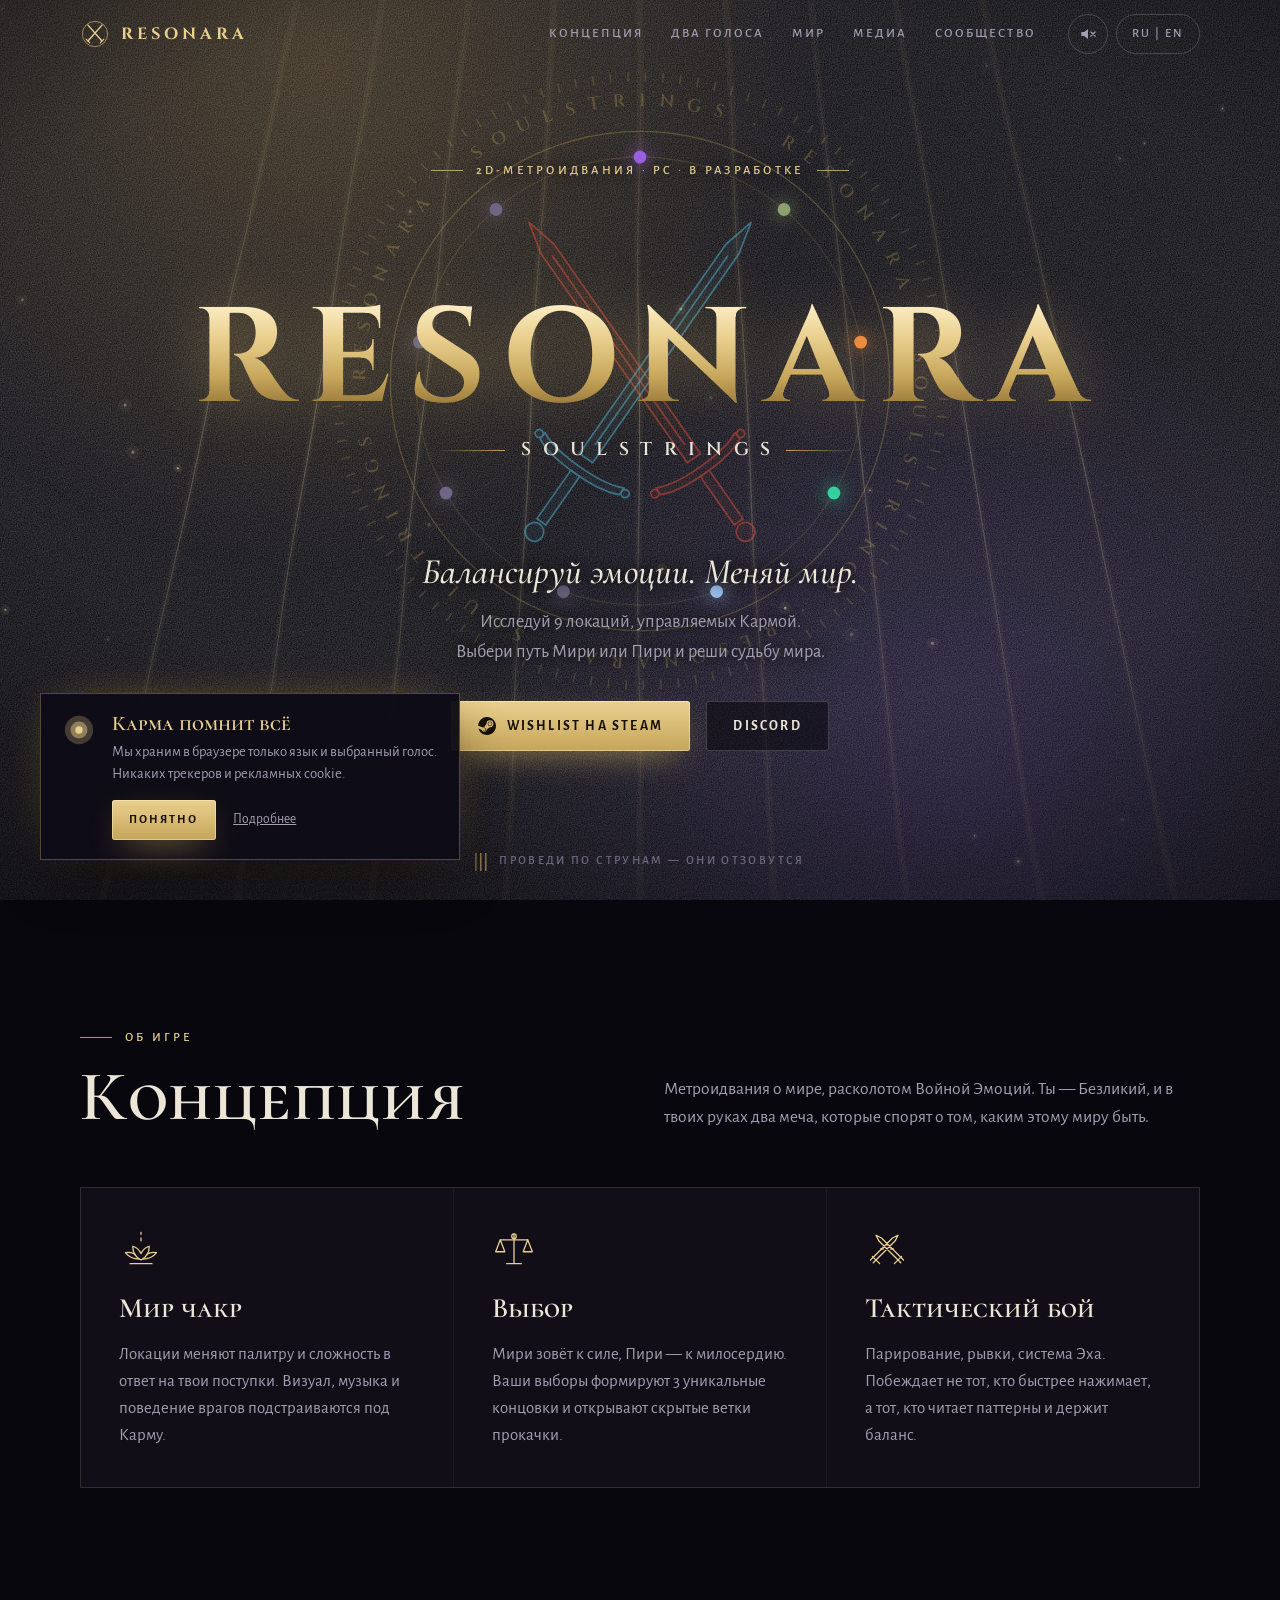
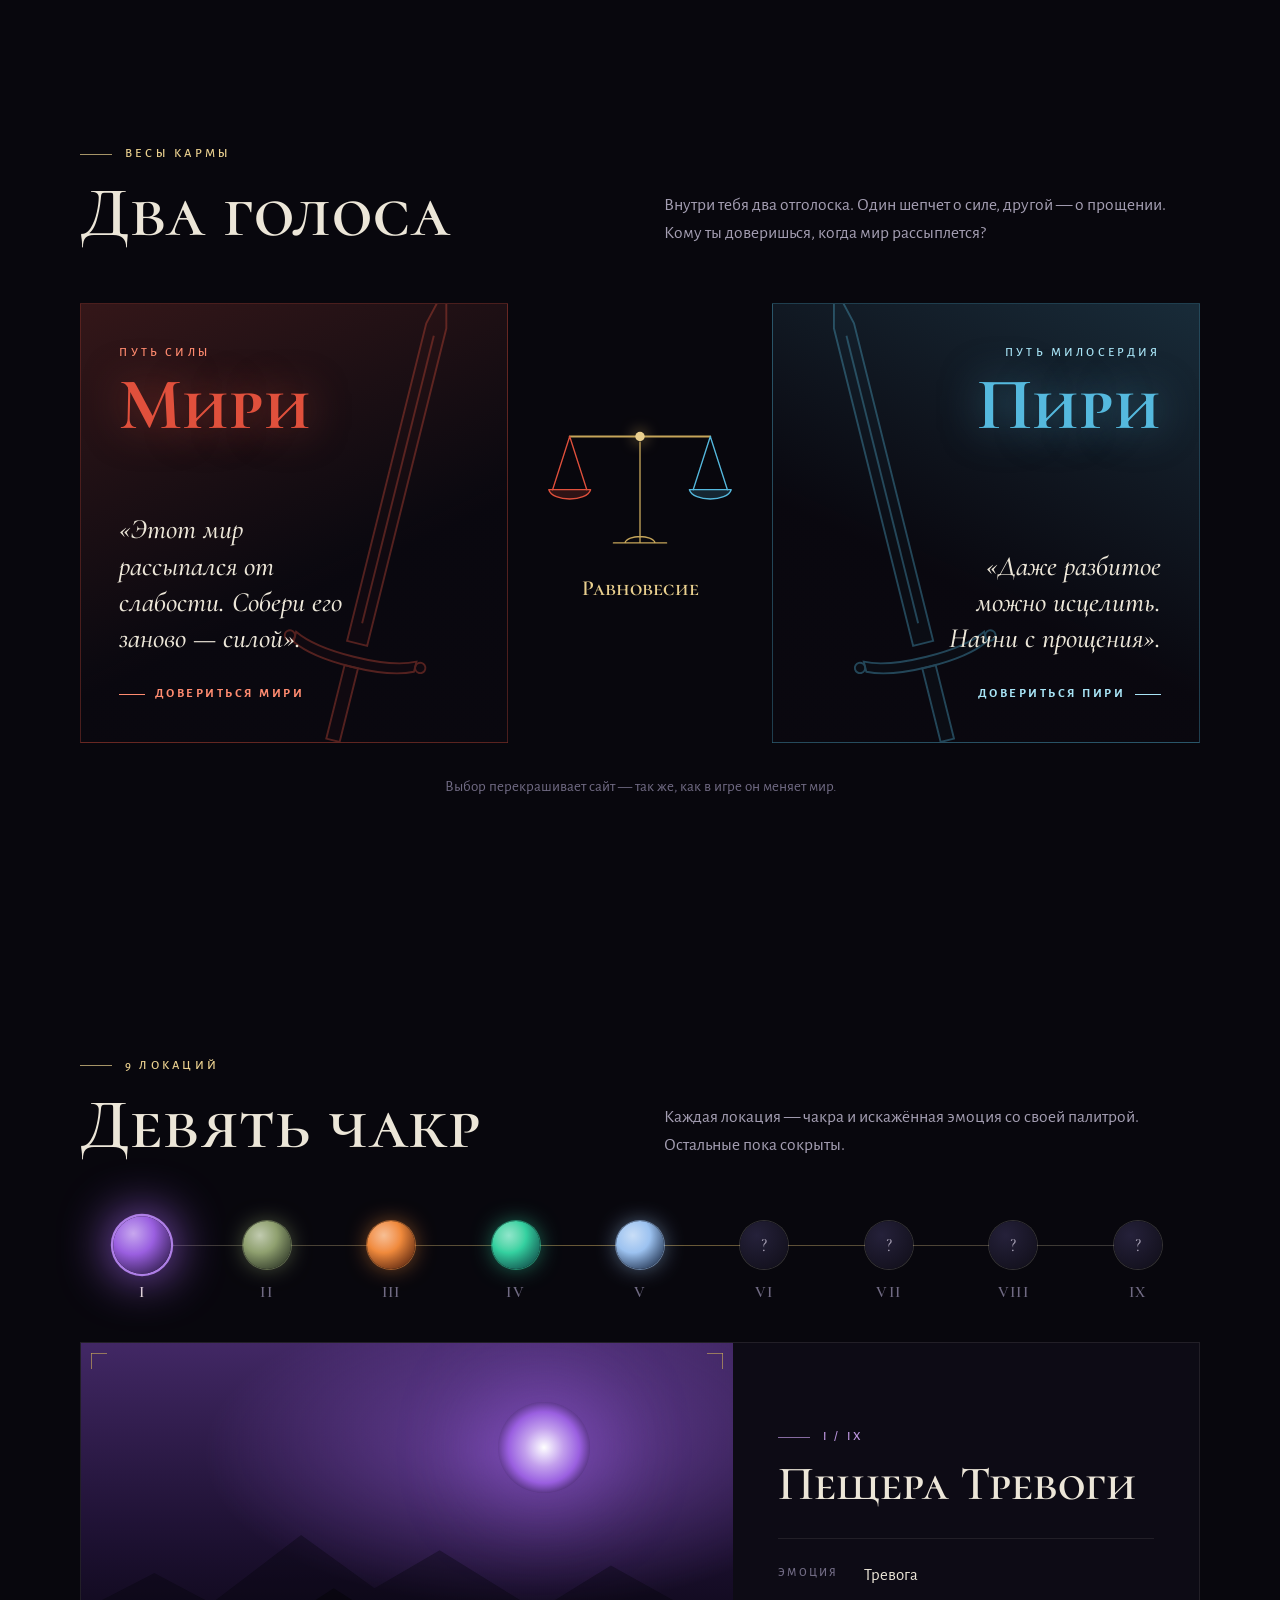
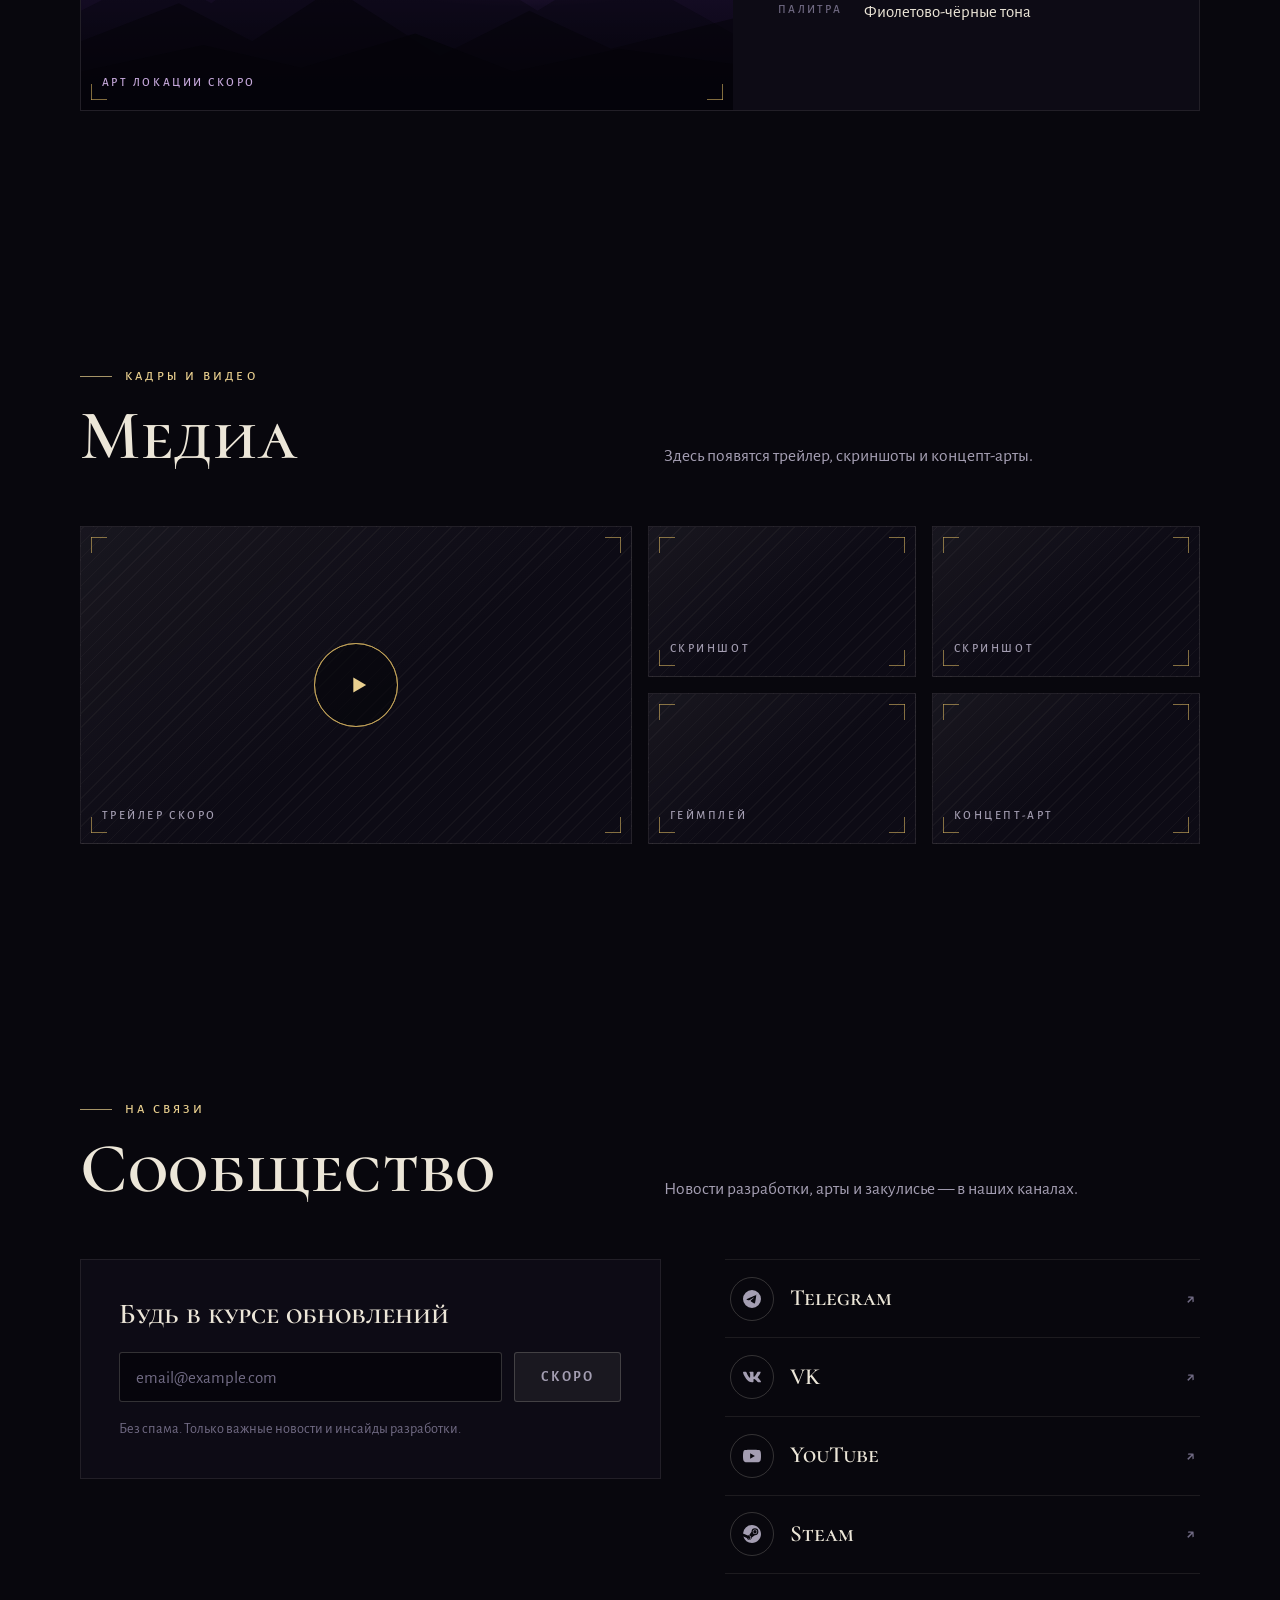
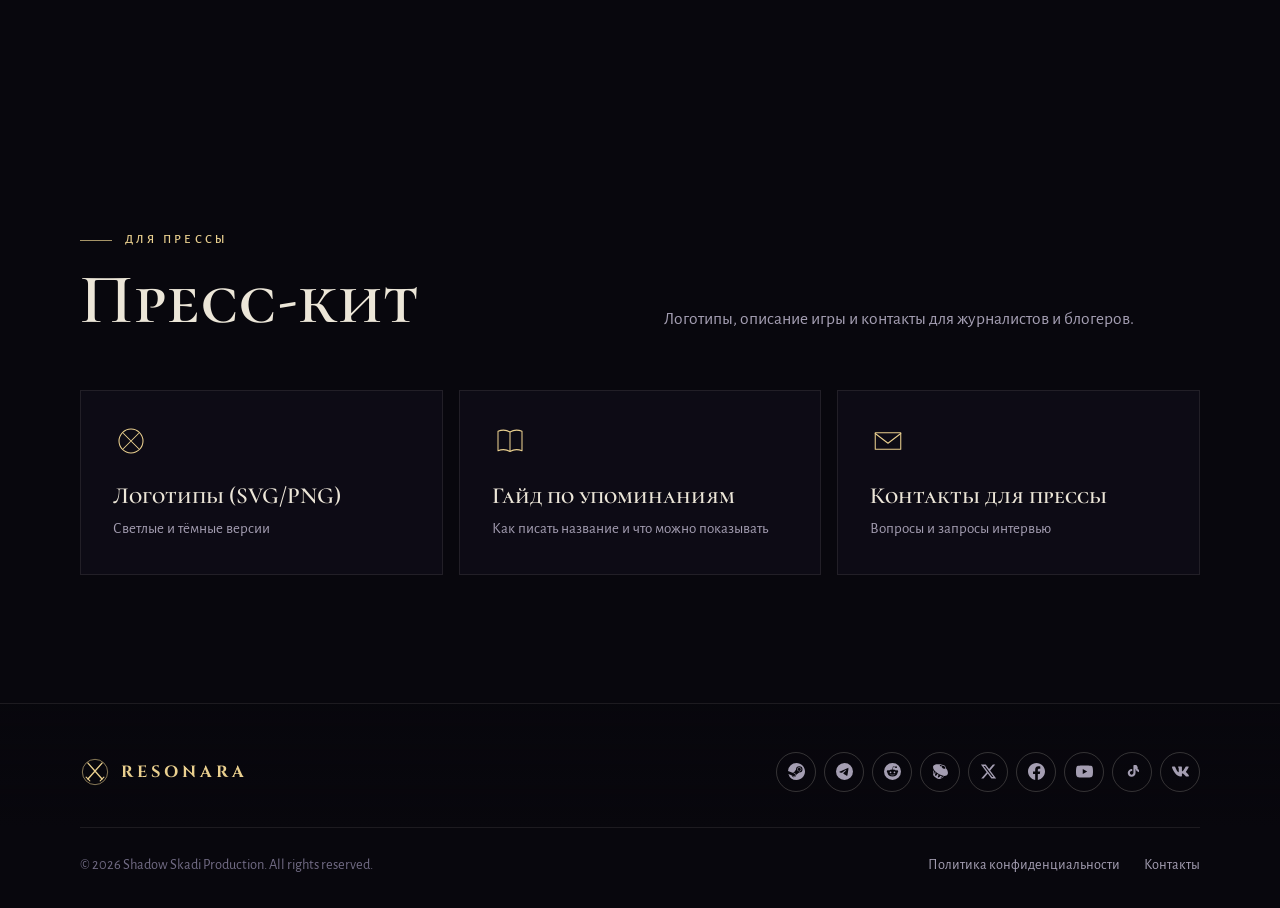
<file: index.html>
<!DOCTYPE html>
<html lang="ru">
<head>
  <meta charset="UTF-8">
  <meta name="viewport" content="width=device-width, initial-scale=1.0, viewport-fit=cover">
  <title>Resonara: Soulstrings</title>
  <meta name="description" content="Resonara: Soulstrings — 2D-метроидвания с системой кармы. Балансируй эмоции. Меняй мир.">
  <meta name="theme-color" content="#08070d">
  <meta property="og:type" content="website">
  <meta property="og:url" content="https://resonara.ru/">
  <meta property="og:title" content="Resonara: Soulstrings">
  <meta property="og:description" content="2D-метроидвания с системой кармы. Два меча, два голоса, девять локаций-чакр.">
  <link rel="icon" href="favicon.svg" type="image/svg+xml">
  <link rel="preconnect" href="https://fonts.googleapis.com">
  <link rel="preconnect" href="https://fonts.gstatic.com" crossorigin>
  <link href="https://fonts.googleapis.com/css2?family=Alegreya+Sans:ital,wght@0,400;0,500;0,700;1,400&family=Cinzel:wght@600;700&family=Cormorant+Garamond:ital,wght@1,500;1,600&family=Cormorant+SC:wght@500;600;700&display=swap" rel="stylesheet">
  <link rel="stylesheet" href="style.css">
</head>
<body>

  <!-- Фон: аура, струны (canvas), зерно -->
  <div class="bg bg-aura" aria-hidden="true"></div>
  <canvas id="bg-canvas" class="bg" aria-hidden="true"></canvas>
  <div class="bg bg-veil" aria-hidden="true"></div>

  <a class="skip-link" href="#main" data-i18n="skipLink">К содержанию</a>

  <!-- Шапка -->
  <header class="header" id="header">
    <nav class="nav" aria-label="Основная навигация">
      <a href="#top" class="logo" aria-label="Resonara: Soulstrings">
        <svg class="logo-mark" viewBox="0 0 64 64" aria-hidden="true">
          <circle cx="32" cy="32" r="27" fill="none" stroke="currentColor" stroke-width="2" opacity=".6"/>
          <path d="M17 47 47 13M47 47 17 13" stroke="currentColor" stroke-width="3" stroke-linecap="round"/>
          <path d="M13 43l8 8M51 43l-8 8" stroke="currentColor" stroke-width="2.4" stroke-linecap="round"/>
        </svg>
        <span>Resonara</span>
      </a>
      <ul class="nav-links">
        <li><a href="#about" data-i18n="navAbout">Концепция</a></li>
        <li><a href="#voices" data-i18n="navVoices">Два голоса</a></li>
        <li><a href="#world" data-i18n="navWorld">Мир</a></li>
        <li><a href="#media" data-i18n="navMedia">Медиа</a></li>
        <li><a href="#community" data-i18n="navCommunity">Сообщество</a></li>
      </ul>
      <div class="nav-tools">
        <button class="icon-btn sound-toggle" id="soundBtn" type="button" aria-pressed="false" data-i18n-label="soundOn" aria-label="Включить звук струн" title="Включить звук струн">
          <svg viewBox="0 0 24 24" aria-hidden="true">
            <path class="spk" d="M4 9.5h3.5L12 6v12l-4.5-3.5H4z"/>
            <path class="spk-waves" d="M15.5 9.2a4 4 0 0 1 0 5.6M18 6.8a7.4 7.4 0 0 1 0 10.4"/>
            <path class="spk-mute" d="M15.5 9.5l5 5M20.5 9.5l-5 5"/>
          </svg>
        </button>
        <button class="lang-toggle" id="langBtn" type="button" aria-label="Switch language">RU | EN</button>
      </div>
    </nav>
    <div class="karma-bar" aria-hidden="true"><div class="karma-fill"></div></div>
  </header>

  <main id="main">

    <!-- Hero -->
    <section class="hero" id="top" data-aura="#3a2a6e">
      <div class="hero-content">
        <p class="eyebrow eyebrow-center" data-i18n="heroEyebrow">2D-метроидвания · PC · в разработке</p>

        <div class="wordmark-wrap">
          <svg class="emblem" viewBox="0 0 400 400" aria-hidden="true">
            <defs>
              <path id="ring-text-path" d="M200,200 m-172,0 a172,172 0 1,1 344,0 a172,172 0 1,1 -344,0"/>
              <g id="sword-glyph">
                <path d="M-6 0V-190L0-214L6-190V0Z"/>
                <path d="M0-12V-184" fill="none"/>
                <path d="M-36 2C-20 10 20 10 36 2V8C20 16-20 16-36 8Z"/>
                <circle cx="-39" cy="5" r="3"/>
                <circle cx="39" cy="5" r="3"/>
                <path d="M-4 14V58H4V14Z"/>
                <circle cy="67" r="7"/>
              </g>
            </defs>
            <g class="emblem-rings">
              <circle class="ring ring-ticks" cx="200" cy="200" r="190"/>
              <g class="ring-spin">
                <text class="ring-text"><textPath href="#ring-text-path" textLength="1070" lengthAdjust="spacing">RESONARA · SOULSTRINGS · RESONARA · SOULSTRINGS · RESONARA · SOULSTRINGS ·</textPath></text>
              </g>
              <circle class="ring" cx="200" cy="200" r="156"/>
              <circle class="ring ring-faint" cx="200" cy="200" r="140"/>
            </g>
            <g class="emblem-chakras">
              <circle cx="200" cy="60" r="4" style="--c:#9a5fe0; --i:0"/>
              <circle cx="290" cy="92.8" r="4" style="--c:#8fa06f; --i:1"/>
              <circle cx="337.9" cy="175.7" r="4" style="--c:#f08a3c; --i:2"/>
              <circle cx="321.2" cy="270" r="4" style="--c:#34d1a0; --i:3"/>
              <circle cx="247.9" cy="331.6" r="4" style="--c:#9cc2f0; --i:4"/>
              <circle cx="152.1" cy="331.6" r="4" style="--c:#6d6784; --i:5"/>
              <circle cx="78.8" cy="270" r="4" style="--c:#6d6784; --i:6"/>
              <circle cx="62.1" cy="175.7" r="4" style="--c:#6d6784; --i:7"/>
              <circle cx="110" cy="92.8" r="4" style="--c:#6d6784; --i:8"/>
            </g>
            <use href="#sword-glyph" class="sword sword-miri" transform="translate(200 200) rotate(-35) scale(.84) translate(0 70)"/>
            <use href="#sword-glyph" class="sword sword-piri" transform="translate(200 200) rotate(35) scale(.84) translate(0 70)"/>
          </svg>

          <h1 class="wordmark">
            <span class="wordmark-main">Resonara</span>
            <span class="wordmark-sub">Soulstrings</span>
          </h1>
        </div>

        <p class="hero-tagline" data-i18n="heroTitle">Балансируй эмоции. Меняй мир.</p>
        <p class="hero-subtitle" data-i18n="heroSub">Исследуй 9 локаций, управляемых Кармой. Выбери путь Мири или Пири и реши судьбу мира.</p>

        <div class="hero-cta">
          <a href="https://store.steampowered.com" target="_blank" rel="noopener" class="btn btn-primary">
            <svg viewBox="0 0 16 16" aria-hidden="true"><path d="M.329 10.333A8.01 8.01 0 0 0 7.99 16C12.414 16 16 12.418 16 8s-3.586-8-8.009-8A8.006 8.006 0 0 0 0 7.468l.003.006 4.304 1.769A2.198 2.198 0 0 1 5.62 8.88l1.96-2.844-.001-.04a3.046 3.046 0 0 1 3.042-3.043 3.046 3.046 0 0 1 3.042 3.043 3.047 3.047 0 0 1-3.111 3.044l-2.804 2a2.223 2.223 0 0 1-3.075 2.11 2.217 2.217 0 0 1-1.312-1.568L.33 10.333Z"/><path d="M4.868 12.683a1.715 1.715 0 0 0 1.318-3.165 1.705 1.705 0 0 0-1.263-.02l1.023.424a1.261 1.261 0 1 1-.97 2.33l-.99-.41a1.7 1.7 0 0 0 .882.84Zm3.726-6.687a2.03 2.03 0 0 0 2.027 2.029 2.03 2.03 0 0 0 2.027-2.029 2.03 2.03 0 0 0-2.027-2.027 2.03 2.03 0 0 0-2.027 2.027Zm2.03-1.527a1.524 1.524 0 1 1-.002 3.048 1.524 1.524 0 0 1 .002-3.048Z"/></svg>
            <span data-i18n="ctaSteam">Wishlist на Steam</span>
          </a>
          <a href="https://discord.gg/your_server" target="_blank" rel="noopener" class="btn btn-ghost" data-i18n="ctaCommunity">Discord</a>
        </div>
      </div>

      <p class="hero-hint" aria-hidden="true">
        <span class="hint-strings"><i></i><i></i><i></i></span>
        <span class="hint-pointer" data-i18n="heroHint">Проведи по струнам — они отзовутся</span>
        <span class="hint-touch" data-i18n="heroHintTouch">Коснись струны — она отзовётся</span>
      </p>
    </section>

    <!-- Концепция -->
    <section class="section about" id="about" data-aura="#2a2152">
      <header class="section-head">
        <div>
          <p class="eyebrow" data-i18n="aboutEyebrow">Об игре</p>
          <h2 class="section-title" data-i18n="aboutTitle">Концепция</h2>
        </div>
        <p class="section-lead" data-i18n="aboutLead">Метроидвания о мире, расколотом Войной Эмоций. Ты — Безликий, и в твоих руках два меча, которые спорят о том, каким этому миру быть.</p>
      </header>

      <div class="about-grid">
        <article class="about-card spot">
          <svg class="card-icon" viewBox="0 0 48 48" aria-hidden="true">
            <path d="M24 36c-6-3-9-8-9-15 4 1 7 4 9 8 2-4 5-7 9-8 0 7-3 12-9 15Z"/>
            <path d="M22 35c-6 0-11-2-15-7 4-1 8 0 11 2M26 35c6 0 11-2 15-7-4-1-8 0-11 2"/>
            <path d="M24 12v3M24 6v2M12 40h24"/>
          </svg>
          <h3 data-i18n="card1Title">Мир чакр</h3>
          <p data-i18n="card1Text">Локации меняют палитру и сложность в ответ на твои поступки. Визуал, музыка и поведение врагов подстраиваются под Карму.</p>
        </article>
        <article class="about-card spot">
          <svg class="card-icon" viewBox="0 0 48 48" aria-hidden="true">
            <path d="M24 8v32M16 40h16M9 14h30"/>
            <path d="M9 14 4 27h10zM39 14l-5 13h10z"/>
            <circle cx="24" cy="10" r="2.5"/>
          </svg>
          <h3 data-i18n="card2Title">Выбор</h3>
          <p data-i18n="card2Text">Мири зовёт к силе, Пири — к милосердию. Ваши выборы формируют 3 уникальные концовки и открывают скрытые ветки прокачки.</p>
        </article>
        <article class="about-card spot">
          <svg class="card-icon" viewBox="0 0 48 48" aria-hidden="true">
            <path d="M9 39 33 15l3-6-6 3L6 36M39 39 15 15l-3-6 6 3 24 24"/>
            <path d="M8 32l8 8M40 32l-8 8"/>
            <path d="M24 20v-3M28 24h3M20 24h-3"/>
          </svg>
          <h3 data-i18n="card3Title">Тактический бой</h3>
          <p data-i18n="card3Text">Парирование, рывки, система Эха. Побеждает не тот, кто быстрее нажимает, а тот, кто читает паттерны и держит баланс.</p>
        </article>
      </div>
    </section>

    <!-- Два голоса -->
    <section class="section voices" id="voices" data-aura="#3b1f3f">
      <header class="section-head">
        <div>
          <p class="eyebrow" data-i18n="voicesEyebrow">Весы кармы</p>
          <h2 class="section-title" data-i18n="voicesTitle">Два голоса</h2>
        </div>
        <p class="section-lead" data-i18n="voicesLead">Внутри тебя два отголоска. Один шепчет о силе, другой — о прощении. Кому ты доверишься, когда мир рассыплется?</p>
      </header>

      <div class="duel">
        <button class="voice voice-miri" type="button" data-karma="miri" aria-pressed="false">
          <svg class="voice-sword" viewBox="-50 -222 100 300" aria-hidden="true"><use href="#sword-glyph"/></svg>
          <span class="voice-path" data-i18n="miriPath">Путь силы</span>
          <span class="voice-name" data-i18n="miriName">Мири</span>
          <span class="voice-quote" data-i18n="miriQuote">«Этот мир рассыпался от слабости. Собери его заново — силой».</span>
          <span class="voice-cta" data-i18n="miriCta">Довериться Мири</span>
        </button>

        <div class="scale">
          <svg class="scale-svg" viewBox="0 0 200 160" aria-hidden="true">
            <path class="scale-stand" d="M100 36V142M72 142h56M84 142c3-9 29-9 32 0"/>
            <g class="scale-beam">
              <path class="scale-arm" d="M26 30H174"/>
              <g class="scale-pan scale-pan-miri">
                <path d="M26 30 8 86M26 30l18 56"/>
                <path class="pan" d="M4 86h44c-4 13-40 13-44 0Z"/>
              </g>
              <g class="scale-pan scale-pan-piri">
                <path d="M174 30l-18 56M174 30l18 56"/>
                <path class="pan" d="M152 86h44c-4 13-40 13-44 0Z"/>
              </g>
            </g>
            <circle class="scale-pivot" cx="100" cy="30" r="5"/>
          </svg>
          <p class="scale-label" id="karmaLabel" aria-live="polite" data-i18n="karmaNeutral">Равновесие</p>
          <button class="scale-reset" id="karmaReset" type="button" data-i18n="karmaReset">Вернуть равновесие</button>
        </div>

        <button class="voice voice-piri" type="button" data-karma="piri" aria-pressed="false">
          <svg class="voice-sword" viewBox="-50 -222 100 300" aria-hidden="true"><use href="#sword-glyph"/></svg>
          <span class="voice-path" data-i18n="piriPath">Путь милосердия</span>
          <span class="voice-name" data-i18n="piriName">Пири</span>
          <span class="voice-quote" data-i18n="piriQuote">«Даже разбитое можно исцелить. Начни с прощения».</span>
          <span class="voice-cta" data-i18n="piriCta">Довериться Пири</span>
        </button>
      </div>
      <p class="voices-note" data-i18n="voicesNote">Выбор перекрашивает сайт — так же, как в игре он меняет мир.</p>
    </section>

    <!-- Мир: девять чакр -->
    <section class="section world" id="world" data-aura="dynamic">
      <header class="section-head">
        <div>
          <p class="eyebrow" data-i18n="worldEyebrow">9 локаций</p>
          <h2 class="section-title" data-i18n="worldTitle">Девять чакр</h2>
        </div>
        <p class="section-lead" data-i18n="worldLead">Каждая локация — чакра и искажённая эмоция со своей палитрой. Остальные пока сокрыты.</p>
      </header>

      <div class="chakra-rail" role="tablist" aria-label="Локации" id="chakraRail">
        <button class="chakra-node" role="tab" type="button" aria-selected="true" tabindex="0" aria-controls="chakraCard" data-index="0" style="--c1:#9a5fe0; --c2:#1c1030"><span class="chakra-gem"></span><span class="chakra-num">I</span></button>
        <button class="chakra-node" role="tab" type="button" aria-selected="false" tabindex="-1" aria-controls="chakraCard" data-index="1" style="--c1:#8fa06f; --c2:#1d241a"><span class="chakra-gem"></span><span class="chakra-num">II</span></button>
        <button class="chakra-node" role="tab" type="button" aria-selected="false" tabindex="-1" aria-controls="chakraCard" data-index="2" style="--c1:#f08a3c; --c2:#3d1308"><span class="chakra-gem"></span><span class="chakra-num">III</span></button>
        <button class="chakra-node" role="tab" type="button" aria-selected="false" tabindex="-1" aria-controls="chakraCard" data-index="3" style="--c1:#34d1a0; --c2:#0b3337"><span class="chakra-gem"></span><span class="chakra-num">IV</span></button>
        <button class="chakra-node" role="tab" type="button" aria-selected="false" tabindex="-1" aria-controls="chakraCard" data-index="4" style="--c1:#9cc2f0; --c2:#0c1830"><span class="chakra-gem"></span><span class="chakra-num">V</span></button>
        <button class="chakra-node is-locked" role="tab" type="button" aria-selected="false" tabindex="-1" aria-controls="chakraCard" data-index="5" style="--c1:#4d4764; --c2:#0f0d17"><span class="chakra-gem">?</span><span class="chakra-num">VI</span></button>
        <button class="chakra-node is-locked" role="tab" type="button" aria-selected="false" tabindex="-1" aria-controls="chakraCard" data-index="6" style="--c1:#4d4764; --c2:#0f0d17"><span class="chakra-gem">?</span><span class="chakra-num">VII</span></button>
        <button class="chakra-node is-locked" role="tab" type="button" aria-selected="false" tabindex="-1" aria-controls="chakraCard" data-index="7" style="--c1:#4d4764; --c2:#0f0d17"><span class="chakra-gem">?</span><span class="chakra-num">VIII</span></button>
        <button class="chakra-node is-locked" role="tab" type="button" aria-selected="false" tabindex="-1" aria-controls="chakraCard" data-index="8" style="--c1:#4d4764; --c2:#0f0d17"><span class="chakra-gem">?</span><span class="chakra-num">IX</span></button>
      </div>

      <article class="chakra-card" id="chakraCard" role="tabpanel" style="--c1:#9a5fe0; --c2:#1c1030">
        <div class="chakra-art frame">
          <span class="chakra-orb"></span>
          <svg class="chakra-ridges" viewBox="0 0 800 300" preserveAspectRatio="none" aria-hidden="true">
            <path d="M0 170 90 120l70 40 110-90 90 70 80-50 120 80 90-60 150 90V300H0Z" opacity=".35"/>
            <path d="M0 210 120 160l90 50 100-70 130 90 110-60 100 50 150-40V300H0Z" opacity=".6"/>
            <path d="M0 250 150 215l120 30 140-45 120 50 130-30 140 20V300H0Z" opacity=".9"/>
          </svg>
          <span class="media-label" data-i18n="chakraArt">Арт локации скоро</span>
        </div>
        <div class="chakra-info">
          <p class="eyebrow chakra-index"><span><span id="chakraIndex">I</span> / IX</span></p>
          <h3 class="chakra-name" id="chakraName" data-i18n="chakra0Name">Пещера Тревоги</h3>
          <dl class="chakra-facts">
            <dt data-i18n="chakraEmotionLabel">Эмоция</dt>
            <dd id="chakraEmotion" data-i18n="chakra0Emotion">Тревога</dd>
            <dt data-i18n="chakraPaletteLabel">Палитра</dt>
            <dd id="chakraPalette" data-i18n="chakra0Palette">Фиолетово-чёрные тона</dd>
          </dl>
        </div>
      </article>
    </section>

    <!-- Медиа -->
    <section class="section media" id="media" data-aura="#1d2a60">
      <header class="section-head">
        <div>
          <p class="eyebrow" data-i18n="mediaEyebrow">Кадры и видео</p>
          <h2 class="section-title" data-i18n="mediaTitle">Медиа</h2>
        </div>
        <p class="section-lead" data-i18n="mediaLead">Здесь появятся трейлер, скриншоты и концепт-арты.</p>
      </header>
      <div class="media-grid">
        <div class="media-item media-feature frame">
          <span class="play" aria-hidden="true"><svg viewBox="0 0 24 24"><path d="M8 5.5v13l11-6.5z"/></svg></span>
          <span class="media-label" data-i18n="phVideo">Трейлер скоро</span>
        </div>
        <div class="media-item frame"><span class="media-label" data-i18n="phShot">Скриншот</span></div>
        <div class="media-item frame"><span class="media-label" data-i18n="phShot">Скриншот</span></div>
        <div class="media-item frame"><span class="media-label" data-i18n="phGameplay">Геймплей</span></div>
        <div class="media-item frame"><span class="media-label" data-i18n="phArt">Концепт-арт</span></div>
      </div>
    </section>

    <!-- Сообщество -->
    <section class="section community" id="community" data-aura="#16414c">
      <header class="section-head">
        <div>
          <p class="eyebrow" data-i18n="communityEyebrow">На связи</p>
          <h2 class="section-title" data-i18n="communityTitle">Сообщество</h2>
        </div>
        <p class="section-lead" data-i18n="communityLead">Новости разработки, арты и закулисье — в наших каналах.</p>
      </header>

      <div class="community-grid">
        <div class="subscribe-form">
          <h3 data-i18n="subscribeTitle">Будь в курсе обновлений</h3>
          <form id="newsletter-form" novalidate>
            <label class="visually-hidden" for="emailInput">Email</label>
            <input type="email" id="emailInput" placeholder="email@example.com" required autocomplete="email">
            <!-- <button type="submit" data-i18n="subscribeBtn">Подписаться</button> -->
            <button type="button" class="btn btn-primary" disabled data-i18n="subscribeSoon">Скоро</button>
          </form>
          <p class="form-note" data-i18n="formNote">Без спама. Только важные новости и инсайды разработки.</p>
          <p class="form-success hidden" data-i18n="formSuccess">Спасибо! Мы свяжемся с вами.</p>
        </div>

        <ul class="channel-list">
          <li><a href="https://t.me/your_channel" target="_blank" rel="noopener"><span class="channel-icon"><svg viewBox="0 0 24 24" aria-hidden="true"><path d="M11.944 0A12 12 0 0 0 0 12a12 12 0 0 0 12 12 12 12 0 0 0 12-12A12 12 0 0 0 12 0a12 12 0 0 0-.056 0zm4.962 7.224c.1-.002.321.023.465.14a.506.506 0 0 1 .171.325c.016.093.036.306.02.472-.18 1.898-.962 6.502-1.36 8.627-.168.9-.499 1.201-.82 1.23-.696.065-1.225-.46-1.9-.902-1.056-.693-1.653-1.124-2.678-1.8-1.185-.78-.417-1.21.258-1.91.177-.184 3.247-2.977 3.307-3.23.007-.032.014-.15-.056-.217-.07-.067-.172-.042-.247-.025-.105.024-1.793 1.14-5.062 3.345-.48.33-.913.494-1.302.484-.426-.008-1.242-.24-1.852-.437-.687-.224-1.234-.344-1.19-.728.023-.194.286-.394.737-.574 4.078-1.796 6.808-3.006 8.152-3.586 4.065-1.73 4.905-2.015 5.46-2.024z"/></svg></span><span>Telegram</span><span class="channel-arrow" aria-hidden="true">↗</span></a></li>
          <li><a href="https://vk.com" target="_blank" rel="noopener"><span class="channel-icon"><svg viewBox="0 0 24 24" aria-hidden="true"><path fill-rule="evenodd" clip-rule="evenodd" d="M23.45 5.948c.166-.546 0-.948-.795-.948H20.03c-.668 0-.976.347-1.143.73 0 0-1.335 3.196-3.226 5.272-.612.602-.89.793-1.224.793-.167 0-.418-.191-.418-.738V5.948c0-.656-.184-.948-.74-.948H9.151c-.417 0-.668.304-.668.593 0 .621.946.765 1.043 2.513v3.798c0 .833-.153.984-.487.984-.89 0-3.055-3.211-4.34-6.885C4.45 5.288 4.198 5 3.527 5H.9c-.75 0-.9.347-.9.73 0 .682.89 4.07 4.145 8.551C6.315 17.341 9.37 19 12.153 19c1.669 0 1.875-.368 1.875-1.003v-2.313c0-.737.158-.884.687-.884.39 0 1.057.192 2.615 1.667C19.11 18.216 19.403 19 20.405 19h2.625c.75 0 1.126-.368.91-1.096-.238-.724-1.088-1.775-2.215-3.022-.612-.71-1.53-1.475-1.809-1.858-.389-.491-.278-.71 0-1.147 0 0 3.2-4.426 3.533-5.929z"/></svg></span><span>VK</span><span class="channel-arrow" aria-hidden="true">↗</span></a></li>
          <li><a href="https://youtube.com" target="_blank" rel="noopener"><span class="channel-icon"><svg viewBox="0 0 24 24" aria-hidden="true"><path d="M23.498 6.186a3.016 3.016 0 0 0-2.122-2.136C19.505 3.545 12 3.545 12 3.545s-7.505 0-9.377.505A3.017 3.017 0 0 0 .502 6.186C0 8.07 0 12 0 12s0 3.93.502 5.814a3.016 3.016 0 0 0 2.122 2.136c1.871.505 9.376.505 9.376.505s7.505 0 9.377-.505a3.015 3.015 0 0 0 2.122-2.136C24 15.93 24 12 24 12s0-3.93-.502-5.814zM9.545 15.568V8.432L15.818 12l-6.273 3.568z"/></svg></span><span>YouTube</span><span class="channel-arrow" aria-hidden="true">↗</span></a></li>
          <li><a href="https://store.steampowered.com" target="_blank" rel="noopener"><span class="channel-icon"><svg viewBox="0 0 16 16" aria-hidden="true"><path d="M.329 10.333A8.01 8.01 0 0 0 7.99 16C12.414 16 16 12.418 16 8s-3.586-8-8.009-8A8.006 8.006 0 0 0 0 7.468l.003.006 4.304 1.769A2.198 2.198 0 0 1 5.62 8.88l1.96-2.844-.001-.04a3.046 3.046 0 0 1 3.042-3.043 3.046 3.046 0 0 1 3.042 3.043 3.047 3.047 0 0 1-3.111 3.044l-2.804 2a2.223 2.223 0 0 1-3.075 2.11 2.217 2.217 0 0 1-1.312-1.568L.33 10.333Z"/><path d="M4.868 12.683a1.715 1.715 0 0 0 1.318-3.165 1.705 1.705 0 0 0-1.263-.02l1.023.424a1.261 1.261 0 1 1-.97 2.33l-.99-.41a1.7 1.7 0 0 0 .882.84Zm3.726-6.687a2.03 2.03 0 0 0 2.027 2.029 2.03 2.03 0 0 0 2.027-2.029 2.03 2.03 0 0 0-2.027-2.027 2.03 2.03 0 0 0-2.027 2.027Zm2.03-1.527a1.524 1.524 0 1 1-.002 3.048 1.524 1.524 0 0 1 .002-3.048Z"/></svg></span><span>Steam</span><span class="channel-arrow" aria-hidden="true">↗</span></a></li>
        </ul>
      </div>
    </section>

    <!-- Пресс-кит -->
    <section class="section press" id="press" data-aura="#4a3a1c">
      <header class="section-head">
        <div>
          <p class="eyebrow" data-i18n="pressEyebrow">Для прессы</p>
          <h2 class="section-title" data-i18n="pressTitle">Пресс-кит</h2>
        </div>
        <p class="section-lead" data-i18n="pressLead">Логотипы, описание игры и контакты для журналистов и блогеров.</p>
      </header>
      <div class="press-grid">
        <a href="#" class="press-link spot">
          <svg class="card-icon" viewBox="0 0 48 48" aria-hidden="true"><circle cx="24" cy="24" r="16"/><path d="M14 34 34 14M34 34 14 14"/></svg>
          <span class="press-title" data-i18n="pressLogo">Логотипы (SVG/PNG)</span>
          <span class="press-desc" data-i18n="pressLogoDesc">Светлые и тёмные версии</span>
        </a>
        <a href="#" class="press-link spot">
          <svg class="card-icon" viewBox="0 0 48 48" aria-hidden="true"><path d="M24 12c-5-3-11-3-16-1v26c5-2 11-2 16 1 5-3 11-3 16-1V11c-5-2-11-2-16 1Zm0 0v26"/></svg>
          <span class="press-title" data-i18n="pressGuidelines">Гайд по упоминаниям</span>
          <span class="press-desc" data-i18n="pressGuidelinesDesc">Как писать название и что можно показывать</span>
        </a>
        <a href="#" class="press-link spot">
          <svg class="card-icon" viewBox="0 0 48 48" aria-hidden="true"><path d="M7 13h34v22H7z"/><path d="m7 14 17 13 17-13"/></svg>
          <span class="press-title" data-i18n="pressContacts">Контакты для прессы</span>
          <span class="press-desc" data-i18n="pressContactsDesc">Вопросы и запросы интервью</span>
        </a>
      </div>
    </section>
  </main>

  <!-- Футер -->
  <footer class="footer">
    <div class="footer-inner">
      <div class="footer-top">
        <a href="#top" class="logo" aria-label="Resonara: Soulstrings">
          <svg class="logo-mark" viewBox="0 0 64 64" aria-hidden="true">
            <circle cx="32" cy="32" r="27" fill="none" stroke="currentColor" stroke-width="2" opacity=".6"/>
            <path d="M17 47 47 13M47 47 17 13" stroke="currentColor" stroke-width="3" stroke-linecap="round"/>
            <path d="M13 43l8 8M51 43l-8 8" stroke="currentColor" stroke-width="2.4" stroke-linecap="round"/>
          </svg>
          <span>Resonara</span>
        </a>
        <div class="footer-socials" aria-label="Social links">
          <a href="https://store.steampowered.com" target="_blank" rel="noopener" aria-label="Steam" class="social-link"><svg viewBox="0 0 16 16" aria-hidden="true"><path d="M.329 10.333A8.01 8.01 0 0 0 7.99 16C12.414 16 16 12.418 16 8s-3.586-8-8.009-8A8.006 8.006 0 0 0 0 7.468l.003.006 4.304 1.769A2.198 2.198 0 0 1 5.62 8.88l1.96-2.844-.001-.04a3.046 3.046 0 0 1 3.042-3.043 3.046 3.046 0 0 1 3.042 3.043 3.047 3.047 0 0 1-3.111 3.044l-2.804 2a2.223 2.223 0 0 1-3.075 2.11 2.217 2.217 0 0 1-1.312-1.568L.33 10.333Z"/><path d="M4.868 12.683a1.715 1.715 0 0 0 1.318-3.165 1.705 1.705 0 0 0-1.263-.02l1.023.424a1.261 1.261 0 1 1-.97 2.33l-.99-.41a1.7 1.7 0 0 0 .882.84Zm3.726-6.687a2.03 2.03 0 0 0 2.027 2.029 2.03 2.03 0 0 0 2.027-2.029 2.03 2.03 0 0 0-2.027-2.027 2.03 2.03 0 0 0-2.027 2.027Zm2.03-1.527a1.524 1.524 0 1 1-.002 3.048 1.524 1.524 0 0 1 .002-3.048Z"/></svg></a>
          <a href="https://t.me/your_channel" target="_blank" rel="noopener" aria-label="Telegram" class="social-link"><svg viewBox="0 0 24 24" aria-hidden="true"><path d="M11.944 0A12 12 0 0 0 0 12a12 12 0 0 0 12 12 12 12 0 0 0 12-12A12 12 0 0 0 12 0a12 12 0 0 0-.056 0zm4.962 7.224c.1-.002.321.023.465.14a.506.506 0 0 1 .171.325c.016.093.036.306.02.472-.18 1.898-.962 6.502-1.36 8.627-.168.9-.499 1.201-.82 1.23-.696.065-1.225-.46-1.9-.902-1.056-.693-1.653-1.124-2.678-1.8-1.185-.78-.417-1.21.258-1.91.177-.184 3.247-2.977 3.307-3.23.007-.032.014-.15-.056-.217-.07-.067-.172-.042-.247-.025-.105.024-1.793 1.14-5.062 3.345-.48.33-.913.494-1.302.484-.426-.008-1.242-.24-1.852-.437-.687-.224-1.234-.344-1.19-.728.023-.194.286-.394.737-.574 4.078-1.796 6.808-3.006 8.152-3.586 4.065-1.73 4.905-2.015 5.46-2.024z"/></svg></a>
          <a href="https://reddit.com" target="_blank" rel="noopener" aria-label="Reddit" class="social-link"><svg viewBox="0 0 24 24" aria-hidden="true"><path d="M12 0A12 12 0 0 0 0 12a12 12 0 0 0 12 12 12 12 0 0 0 12-12A12 12 0 0 0 12 0zm5.01 4.744c.688 0 1.25.561 1.25 1.249a1.25 1.25 0 0 1-2.498.056l-2.597-.547-.8 3.747c1.824.07 3.48.632 4.674 1.488.308-.309.73-.491 1.207-.491.968 0 1.754.786 1.754 1.754 0 .716-.435 1.333-1.01 1.614a3.111 3.111 0 0 1 .042.52c0 2.694-3.13 4.87-7.004 4.87-3.874 0-7.004-2.176-7.004-4.87 0-.183.015-.366.043-.534A1.748 1.748 0 0 1 4.028 12c0-.968.786-1.754 1.754-1.754.463 0 .898.196 1.207.49 1.207-.883 2.87-1.453 4.707-1.527l.885-4.182a.342.342 0 0 1 .14-.197.35.35 0 0 1 .238-.042l2.906.617a1.214 1.214 0 0 1 1.108-.701zM9.25 12C8.561 12 8 12.562 8 13.25c0 .687.561 1.248 1.25 1.248.687 0 1.248-.561 1.248-1.249 0-.688-.561-1.249-1.249-1.249zm5.5 0c-.687 0-1.248.561-1.248 1.25 0 .687.561 1.248 1.249 1.248.688 0 1.249-.561 1.249-1.249 0-.687-.562-1.249-1.25-1.249zm-5.466 3.99a.327.327 0 0 0-.231.094.33.33 0 0 0 0 .463c.842.842 2.484.913 2.961.913.477 0 2.105-.07 2.961-.913a.33.33 0 0 0 0-.463.327.327 0 0 0-.465 0c-.547.533-1.576.668-2.496.668-.92 0-1.935-.135-2.496-.668a.326.326 0 0 0-.231-.095z"/></svg></a>
          <a href="https://pikabu.ru" target="_blank" rel="noopener" aria-label="Pikabu" class="social-link"><svg viewBox="0 0 50 50" aria-hidden="true"><path d="M 24.371094 2.984375 C 24.15625 2.972656 23.953125 2.972656 23.757813 2.984375 C 22.972656 3.042969 22.324219 3.355469 21.898438 3.773438 C 21.59375 4.074219 21.425781 4.398438 21.308594 4.703125 C 21.332031 4.636719 21.339844 4.582031 21.375 4.515625 C 18.941406 4.035156 17.097656 4 17 4 C 5.570313 4 3 9.925781 3 12 C 3 25.152344 25.144531 38 37.984375 38 L 38.023438 38 C 38.464844 38 42.066406 37.921875 44.59375 35.433594 C 46.191406 33.859375 47 31.695313 47 28.984375 C 46.996094 28.664063 46.820313 21.074219 40.957031 15.214844 C 40.96875 15.40625 40.980469 15.59375 40.988281 15.78125 C 40.921875 11.613281 38.976563 8.789063 36.539063 7.164063 C 34.160156 5.585938 31.425781 5.078125 29.308594 5.039063 C 27.921875 4.070313 26.601563 3.511719 26.582031 3.507813 C 25.734375 3.195313 25.007813 3.023438 24.371094 2.984375 Z M 23.90625 4.980469 C 24.292969 4.953125 24.945313 5.027344 25.902344 5.382813 C 25.914063 5.390625 25.925781 5.394531 25.9375 5.398438 C 25.9375 5.398438 27.0625 5.765625 28.390625 6.789063 C 28.566406 6.925781 28.78125 7 29 7 C 30.8125 7 33.402344 7.484375 35.433594 8.832031 C 37.460938 10.179688 39 12.292969 39 16 C 39 16.003906 39 16.011719 39 16.015625 C 39.007813 16.304688 38.972656 16.441406 38.789063 16.597656 C 38.605469 16.757813 38.113281 17 37 17 C 33.953125 17 31.761719 15.539063 30.25 13.648438 C 28.738281 11.757813 28 9.390625 28 8.0625 C 28.007813 7.699219 27.816406 7.363281 27.507813 7.183594 C 27.195313 7 26.808594 7 26.496094 7.183594 C 26.1875 7.363281 25.996094 7.699219 26 8.0625 C 26 8.664063 26.242188 9.386719 26.40625 10.078125 C 24.242188 8.925781 23.476563 7.804688 23.195313 7.054688 C 23.054688 6.679688 23.03125 6.382813 23.03125 6.1875 C 23.035156 5.996094 23.046875 5.984375 23.046875 5.984375 C 23.078125 5.886719 23.09375 5.78125 23.09375 5.679688 C 23.09375 5.679688 23.117188 5.375 23.296875 5.195313 C 23.390625 5.109375 23.515625 5.007813 23.90625 4.980469 Z M 21.09375 5.5625 C 21.09375 5.574219 21.097656 5.574219 21.09375 5.585938 C 21.09375 5.601563 21.09375 5.597656 21.089844 5.617188 C 21.09375 5.601563 21.09375 5.578125 21.09375 5.5625 Z M 21.085938 5.640625 C 21.070313 5.738281 21.054688 5.878906 21.046875 6.015625 C 21.054688 5.863281 21.070313 5.738281 21.085938 5.640625 Z M 21.046875 6.335938 C 21.050781 6.4375 21.058594 6.542969 21.070313 6.65625 C 21.058594 6.539063 21.050781 6.4375 21.046875 6.335938 Z M 21.128906 7.035156 C 21.15625 7.175781 21.203125 7.324219 21.25 7.476563 C 21.203125 7.324219 21.15625 7.175781 21.128906 7.035156 Z M 21.421875 7.992188 C 21.445313 8.039063 21.464844 8.085938 21.484375 8.132813 C 21.464844 8.085938 21.445313 8.039063 21.421875 7.992188 Z M 21.59375 8.351563 C 21.652344 8.457031 21.710938 8.566406 21.78125 8.675781 C 21.710938 8.566406 21.652344 8.457031 21.59375 8.351563 Z M 21.859375 8.804688 C 21.953125 8.945313 22.054688 9.089844 22.167969 9.234375 C 22.054688 9.089844 21.953125 8.945313 21.859375 8.804688 Z M 22.207031 9.289063 C 22.335938 9.453125 22.480469 9.617188 22.636719 9.78125 C 22.480469 9.617188 22.335938 9.453125 22.207031 9.289063 Z M 22.65625 9.804688 C 22.824219 9.976563 23.003906 10.152344 23.203125 10.328125 C 23.40625 10.503906 23.625 10.679688 23.863281 10.855469 C 24.101563 11.027344 24.355469 11.203125 24.632813 11.375 C 24.910156 11.542969 25.203125 11.714844 25.519531 11.878906 L 25.523438 11.878906 C 25.523438 11.882813 25.527344 11.882813 25.527344 11.886719 C 25.527344 11.886719 25.621094 11.933594 25.636719 11.941406 C 25.621094 11.933594 25.527344 11.886719 25.519531 11.882813 C 25.199219 11.714844 24.910156 11.542969 24.632813 11.375 C 24.355469 11.199219 24.101563 11.027344 23.863281 10.855469 C 23.625 10.679688 23.40625 10.503906 23.203125 10.328125 C 23.003906 10.152344 22.824219 9.976563 22.65625 9.804688 Z M 26.554688 12.402344 C 26.875 12.558594 27.214844 12.726563 27.515625 12.855469 C 27.886719 13.542969 28.167969 14.242188 28.6875 14.894531 C 28.890625 15.148438 29.105469 15.390625 29.332031 15.628906 C 28.5 14.746094 27.804688 13.769531 27.285156 12.765625 C 26.992188 12.636719 26.851563 12.550781 26.554688 12.402344 Z M 29.460938 15.765625 C 30.984375 17.328125 33.042969 18.5625 35.597656 18.902344 C 33.035156 18.570313 30.996094 17.347656 29.460938 15.765625 Z M 41 15.988281 C 41 15.992188 41 15.996094 41 16 C 41.007813 16.605469 40.847656 17.152344 40.542969 17.609375 C 40.886719 17.082031 41.007813 16.480469 41 15.988281 Z M 40.503906 17.652344 C 40.425781 17.761719 40.347656 17.871094 40.25 17.96875 C 40.226563 17.992188 40.195313 18.011719 40.167969 18.035156 C 40.296875 17.914063 40.410156 17.789063 40.503906 17.652344 Z M 39.859375 18.269531 C 39.769531 18.335938 39.683594 18.40625 39.582031 18.460938 C 39.683594 18.40625 39.769531 18.335938 39.859375 18.269531 Z M 39.183594 18.636719 C 39.078125 18.675781 38.984375 18.722656 38.871094 18.757813 C 38.980469 18.722656 39.078125 18.675781 39.183594 18.636719 Z M 38.328125 18.875 C 38.21875 18.894531 38.117188 18.921875 38 18.9375 C 38.117188 18.921875 38.21875 18.894531 38.328125 18.875 Z M 35.730469 18.917969 C 36.140625 18.96875 36.5625 19 37 19 C 37.125 19 37.230469 18.984375 37.34375 18.980469 C 37.226563 18.984375 37.125 19 37 19 C 36.5625 19 36.140625 18.964844 35.730469 18.917969 Z M 4.074219 21.363281 C 3.542969 23.871094 3 27.527344 3 32 C 3 40.25 17.34375 47 22 47 C 25.257813 47 30.511719 44.152344 35.40625 39.855469 C 34.546875 39.765625 33.664063 39.628906 32.761719 39.453125 C 30.054688 41.644531 27.285156 43.371094 25.011719 44.28125 C 24.910156 43.117188 26.28125 42 26.28125 42 L 29.4375 38.660156 C 28.003906 38.253906 26.546875 37.753906 25.089844 37.179688 C 23.511719 39.171875 20.269531 43 18.667969 43 C 17.578125 43 17.011719 42.398438 17 41.492188 C 16.980469 39.648438 18.710938 36.558594 19.824219 34.765625 C 18.511719 34.074219 17.21875 33.328125 15.964844 32.53125 C 14.785156 34.519531 12.535156 37.898438 10.835938 37.996094 C 10.546875 38.011719 10.273438 37.925781 10.023438 37.71875 C 7.769531 35.832031 9.757813 31.253906 10.992188 28.921875 C 10.050781 28.140625 9.152344 27.328125 8.304688 26.492188 C 7.515625 29.15625 6.1875 33 5.125 33 C 5.117188 33 5.113281 32.996094 5.101563 32.996094 C 5.039063 32.664063 5 32.335938 5 32 C 5 28.699219 5.316406 25.84375 5.695313 23.609375 C 5.105469 22.875 4.566406 22.125 4.074219 21.363281 Z"></path></svg></a>
          <a href="https://x.com" target="_blank" rel="noopener" aria-label="X" class="social-link"><svg viewBox="0 0 24 24" aria-hidden="true"><path d="M18.244 2.25h3.308l-7.227 8.26 8.502 11.24H16.17l-5.214-6.817L4.99 21.75H1.68l7.73-8.835L1.254 2.25H8.08l4.713 6.231zm-1.161 17.52h1.833L7.084 4.126H5.117z"/></svg></a>
          <a href="https://facebook.com" target="_blank" rel="noopener" aria-label="Facebook" class="social-link"><svg viewBox="0 0 24 24" aria-hidden="true"><path d="M24 12.073c0-6.627-5.373-12-12-12s-12 5.373-12 12c0 5.99 4.388 10.954 10.125 11.854v-8.385H7.078v-3.47h3.047V9.43c0-3.007 1.791-4.669 4.533-4.669 1.312 0 2.686.235 2.686.235v2.953H15.83c-1.491 0-1.956.925-1.956 1.874v2.25h3.328l-.532 3.47h-2.796v8.385C19.612 23.027 24 18.062 24 12.073z"/></svg></a>
          <a href="https://youtube.com" target="_blank" rel="noopener" aria-label="YouTube" class="social-link"><svg viewBox="0 0 24 24" aria-hidden="true"><path d="M23.498 6.186a3.016 3.016 0 0 0-2.122-2.136C19.505 3.545 12 3.545 12 3.545s-7.505 0-9.377.505A3.017 3.017 0 0 0 .502 6.186C0 8.07 0 12 0 12s0 3.93.502 5.814a3.016 3.016 0 0 0 2.122 2.136c1.871.505 9.376.505 9.376.505s7.505 0 9.377-.505a3.015 3.015 0 0 0 2.122-2.136C24 15.93 24 12 24 12s0-3.93-.502-5.814zM9.545 15.568V8.432L15.818 12l-6.273 3.568z"/></svg></a>
          <a href="https://tiktok.com" target="_blank" rel="noopener" aria-label="TikTok" class="social-link"><svg viewBox="0 0 24 24" aria-hidden="true"><path d="M19.321 5.563a5.005 5.005 0 0 1-1.213-2.042 1.001 1.001 0 0 0-.944-.679h-2.875a1 1 0 0 0-1 1v10.074a2.503 2.503 0 0 1-4.285 1.77 2.5 2.5 0 0 1 1.773-4.27c.283 0 .559.048.818.134v-2.912a5.5 5.5 0 1 0 4.693 5.448v-6.09a6.005 6.005 0 0 0 4.917 4.917v-3.494a3.001 3.001 0 0 1-1.884-.856z"/></svg></a>
          <a href="https://vk.com" target="_blank" rel="noopener" aria-label="VK" class="social-link"><svg viewBox="0 0 24 24" aria-hidden="true"><path fill-rule="evenodd" clip-rule="evenodd" d="M23.45 5.948c.166-.546 0-.948-.795-.948H20.03c-.668 0-.976.347-1.143.73 0 0-1.335 3.196-3.226 5.272-.612.602-.89.793-1.224.793-.167 0-.418-.191-.418-.738V5.948c0-.656-.184-.948-.74-.948H9.151c-.417 0-.668.304-.668.593 0 .621.946.765 1.043 2.513v3.798c0 .833-.153.984-.487.984-.89 0-3.055-3.211-4.34-6.885C4.45 5.288 4.198 5 3.527 5H.9c-.75 0-.9.347-.9.73 0 .682.89 4.07 4.145 8.551C6.315 17.341 9.37 19 12.153 19c1.669 0 1.875-.368 1.875-1.003v-2.313c0-.737.158-.884.687-.884.39 0 1.057.192 2.615 1.667C19.11 18.216 19.403 19 20.405 19h2.625c.75 0 1.126-.368.91-1.096-.238-.724-1.088-1.775-2.215-3.022-.612-.71-1.53-1.475-1.809-1.858-.389-.491-.278-.71 0-1.147 0 0 3.2-4.426 3.533-5.929z"/></svg></a>
        </div>
      </div>
      <div class="footer-bottom">
        <p>© <span id="year"></span> Shadow Skadi Production. All rights reserved.</p>
        <div class="footer-links">
          <a href="privacy/" data-i18n="footerPrivacy">Политика конфиденциальности</a>
          <a href="#" data-i18n="footerContacts">Контакты</a>
        </div>
      </div>
    </div>
  </footer>

  <!-- Уведомление о хранении данных -->
  <div id="cookie-banner" class="cookie-banner" role="dialog" aria-labelledby="cookie-title" aria-describedby="cookie-text">
    <svg class="cookie-icon" viewBox="0 0 24 24" aria-hidden="true">
      <circle cx="12" cy="12" r="10" opacity=".25"/>
      <circle cx="12" cy="12" r="6" opacity=".45"/>
      <circle cx="12" cy="12" r="2.6"/>
    </svg>
    <div class="cookie-message">
      <h4 id="cookie-title" class="cookie-title" data-i18n="cookieTitle">Карма помнит всё</h4>
      <p id="cookie-text" class="cookie-text" data-i18n="cookieText">Мы храним в браузере только язык и выбранный голос. Никаких трекеров и рекламных cookie.</p>
      <div class="cookie-actions">
        <button id="cookie-accept" class="btn btn-primary btn-small" type="button" data-i18n="cookieAccept">Понятно</button>
        <a href="privacy/" class="cookie-more" data-i18n="cookieMore">Подробнее</a>
      </div>
    </div>
  </div>

  <script src="script.js"></script>
</body>
</html>
</file>
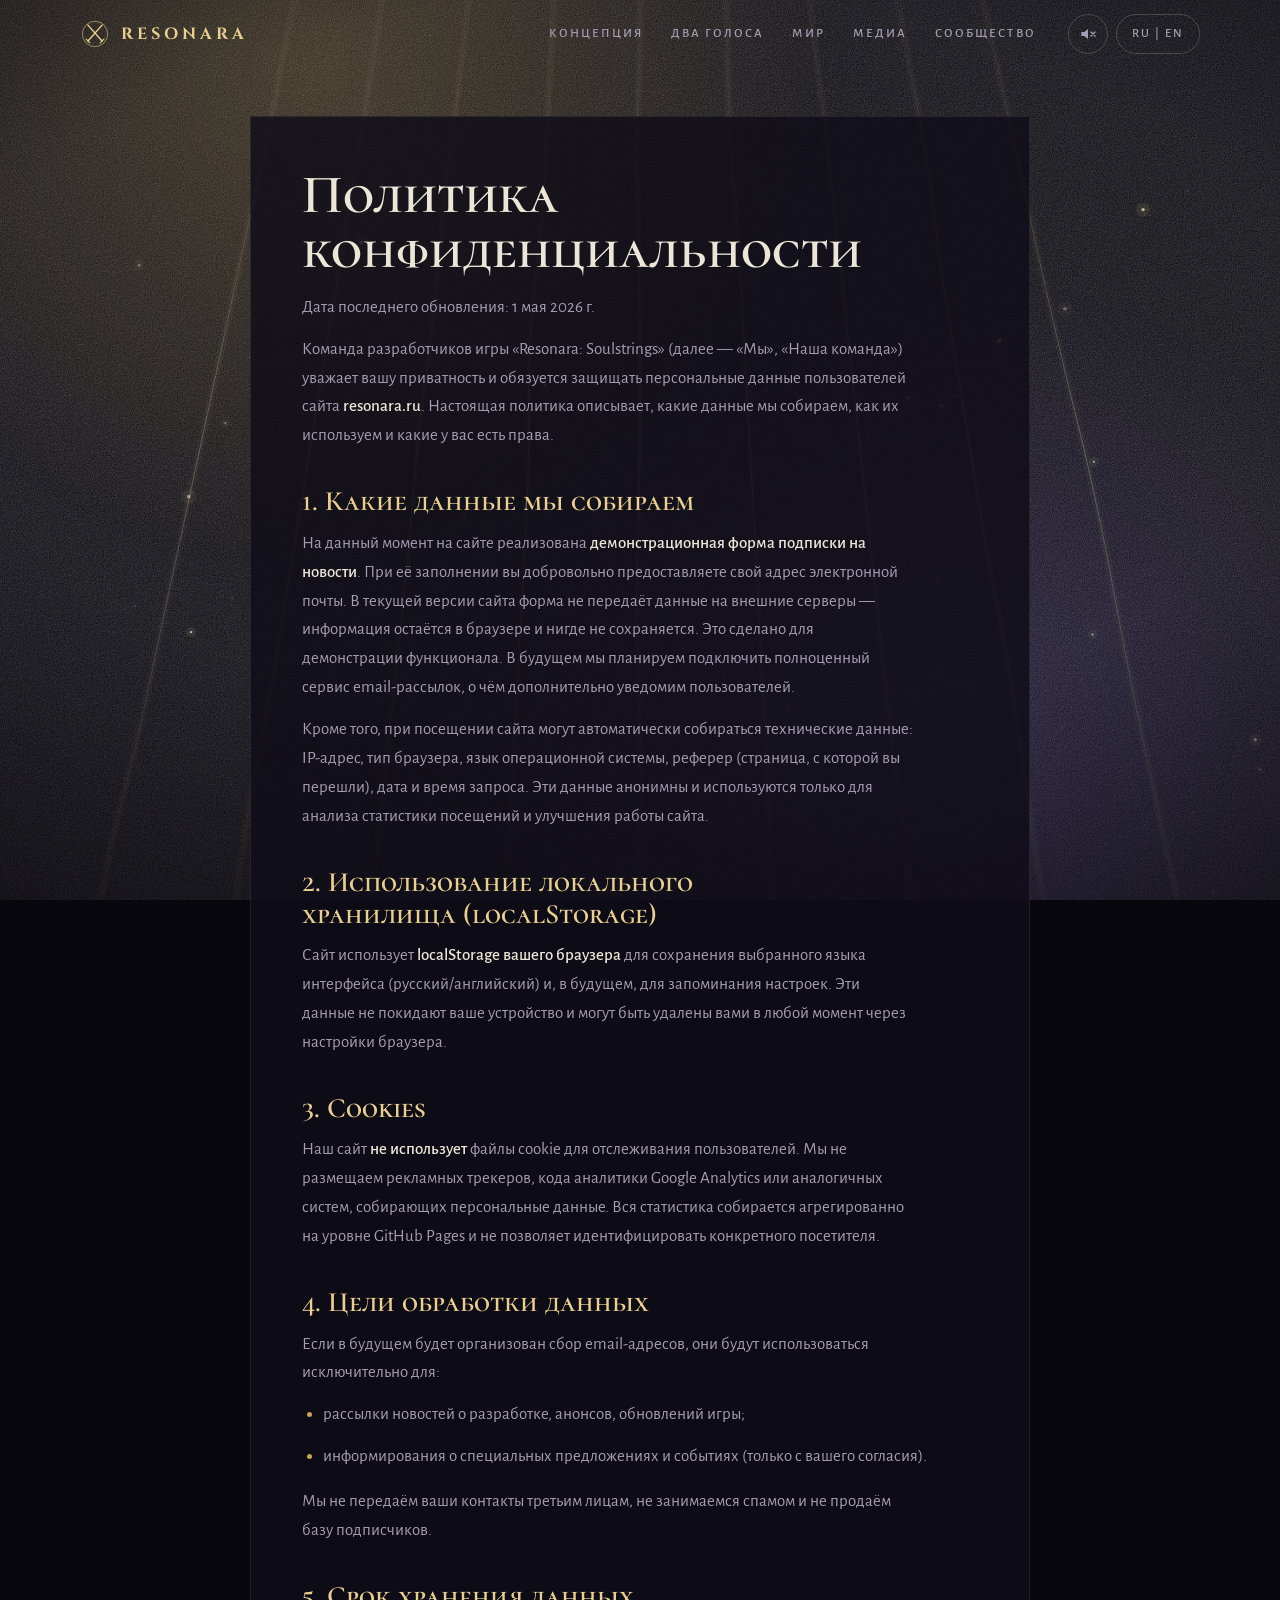
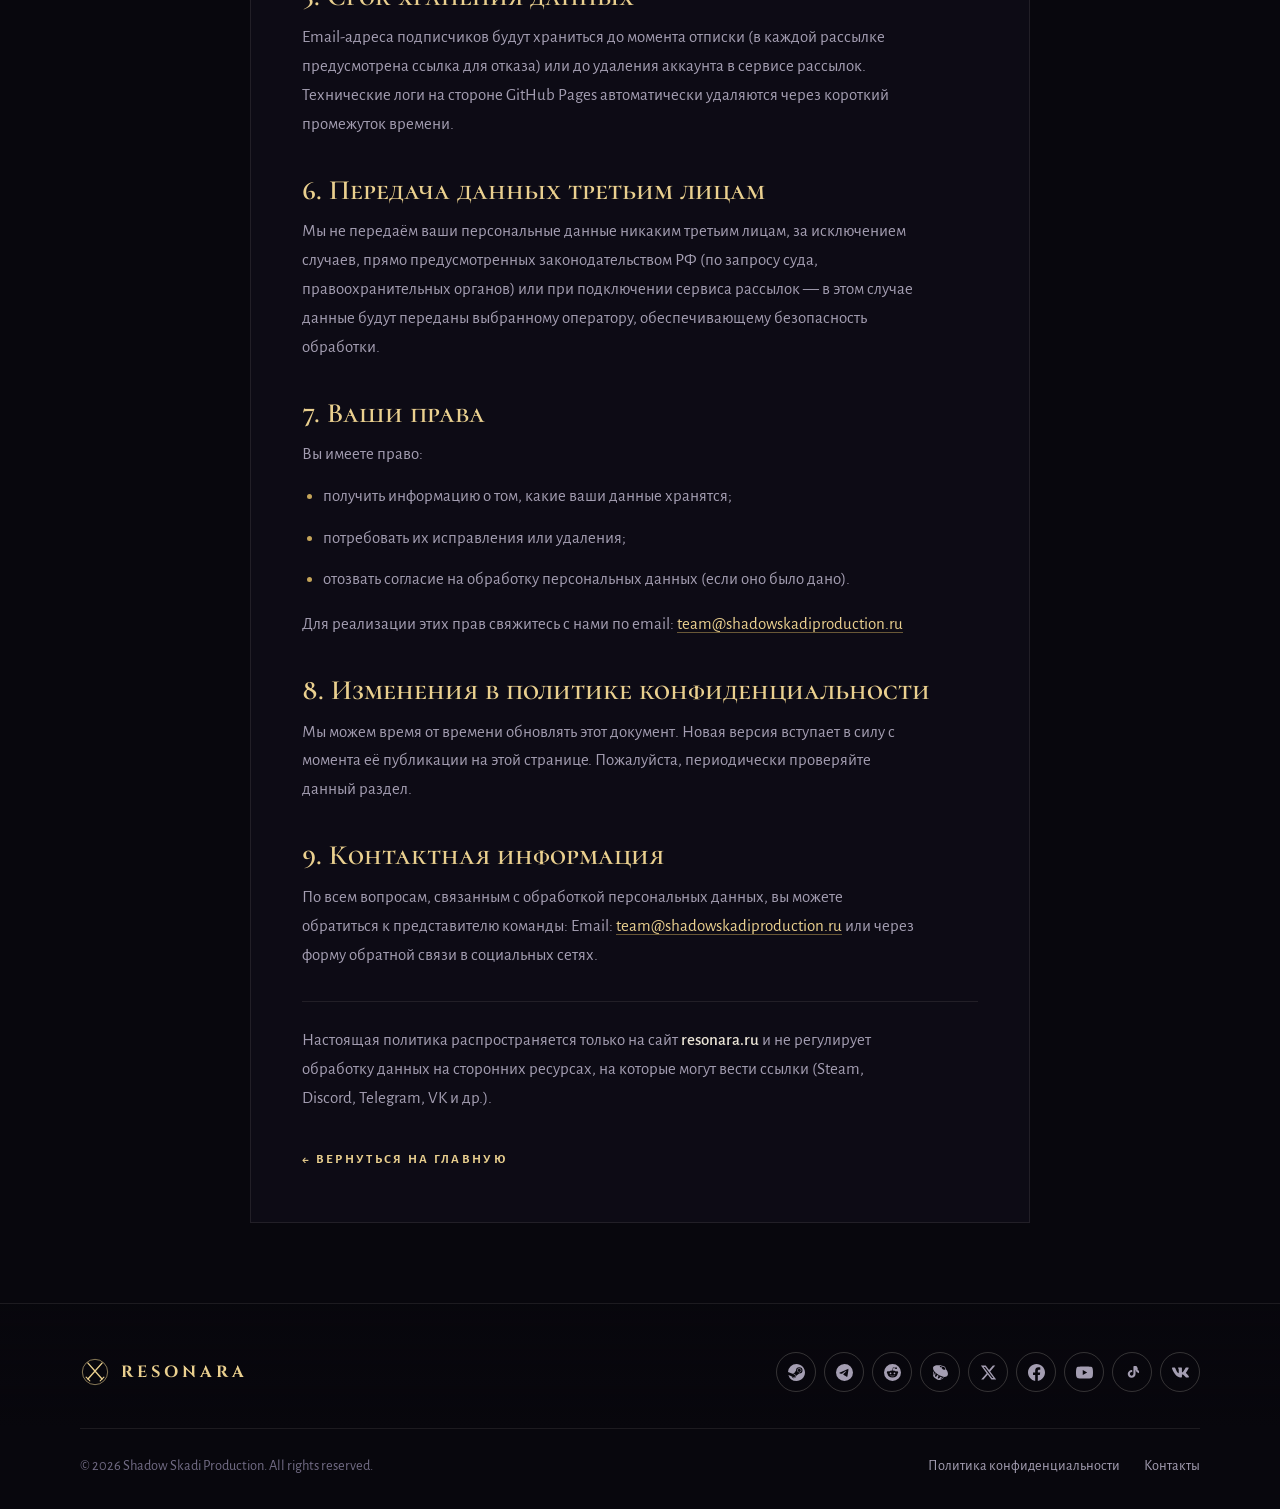
<file: privacy/index.html>
<!DOCTYPE html>
<html lang="ru">
<head>
  <meta charset="UTF-8">
  <meta name="viewport" content="width=device-width, initial-scale=1.0, viewport-fit=cover">
  <title>Политика конфиденциальности | Resonara: Soulstrings</title>
  <meta name="description" content="Политика обработки персональных данных сайта Resonara: Soulstrings.">
  <meta name="theme-color" content="#08070d">
  <link rel="icon" href="../favicon.svg" type="image/svg+xml">
  <link rel="preconnect" href="https://fonts.googleapis.com">
  <link rel="preconnect" href="https://fonts.gstatic.com" crossorigin>
  <link href="https://fonts.googleapis.com/css2?family=Alegreya+Sans:ital,wght@0,400;0,500;0,700;1,400&family=Cinzel:wght@600;700&family=Cormorant+Garamond:ital,wght@1,500;1,600&family=Cormorant+SC:wght@500;600;700&display=swap" rel="stylesheet">
  <link rel="stylesheet" href="../style.css">
  <style>
    /* Дополнительные стили только для страницы политики */
    .policy-container {
      position: relative;
      z-index: 1;
      max-width: 860px;
      margin: 0 auto;
      padding: calc(var(--header-h) + 3rem) var(--gutter) 5rem;
    }
    .policy-card {
      position: relative;
      padding: clamp(1.4rem, 5vw, 3.2rem);
      border: 1px solid var(--line);
      background: var(--panel);
      text-align: left;
    }
    .policy-card h1 {
      margin-bottom: 1rem;
      font-family: var(--f-display);
      font-weight: 600;
      font-size: clamp(2.2rem, 6vw, 3.4rem);
      line-height: 1;
      color: var(--ink);
    }
    .policy-card h2 {
      margin: 2.2rem 0 0.7rem;
      font-family: var(--f-display);
      font-weight: 600;
      font-size: clamp(1.4rem, 3vw, 1.75rem);
      line-height: 1.15;
      color: var(--accent-hi);
    }
    .policy-card p,
    .policy-card li {
      max-width: 68ch;
      margin-bottom: 0.8rem;
      color: var(--muted);
      line-height: 1.7;
    }
    .policy-card strong { color: var(--ink); font-weight: 500; }
    .policy-card ul { margin: 0.5rem 0 1rem 1.3rem; list-style: disc; }
    .policy-card li::marker { color: var(--accent); }
    .policy-card a {
      color: var(--accent-hi);
      text-decoration: none;
      border-bottom: 1px solid color-mix(in srgb, var(--accent) 50%, transparent);
    }
    .policy-card a:hover { border-bottom-color: var(--accent-hi); }
    .policy-card hr {
      height: 1px;
      margin: 2rem 0 1.5rem;
      border: 0;
      background: var(--line);
    }
    .policy-card .back-link {
      display: inline-block;
      margin-top: 1.5rem;
      border: 0;
      font-size: 0.8rem;
      font-weight: 700;
      letter-spacing: 0.18em;
      text-transform: uppercase;
    }
  </style>
</head>
<body>

  <!-- Фон: аура, струны (canvas), зерно -->
  <div class="bg bg-aura" aria-hidden="true"></div>
  <canvas id="bg-canvas" class="bg" aria-hidden="true"></canvas>
  <div class="bg bg-veil" aria-hidden="true"></div>

  <a class="skip-link" href="#main" data-i18n="skipLink">К содержанию</a>

  <!-- Шапка -->
  <header class="header" id="header">
    <nav class="nav" aria-label="Основная навигация">
      <a href="../" class="logo" aria-label="Resonara: Soulstrings">
        <svg class="logo-mark" viewBox="0 0 64 64" aria-hidden="true">
          <circle cx="32" cy="32" r="27" fill="none" stroke="currentColor" stroke-width="2" opacity=".6"/>
          <path d="M17 47 47 13M47 47 17 13" stroke="currentColor" stroke-width="3" stroke-linecap="round"/>
          <path d="M13 43l8 8M51 43l-8 8" stroke="currentColor" stroke-width="2.4" stroke-linecap="round"/>
        </svg>
        <span>Resonara</span>
      </a>
      <ul class="nav-links">
        <li><a href="../#about" data-i18n="navAbout">Концепция</a></li>
        <li><a href="../#voices" data-i18n="navVoices">Два голоса</a></li>
        <li><a href="../#world" data-i18n="navWorld">Мир</a></li>
        <li><a href="../#media" data-i18n="navMedia">Медиа</a></li>
        <li><a href="../#community" data-i18n="navCommunity">Сообщество</a></li>
      </ul>
      <div class="nav-tools">
        <button class="icon-btn sound-toggle" id="soundBtn" type="button" aria-pressed="false" data-i18n-label="soundOn" aria-label="Включить звук струн" title="Включить звук струн">
          <svg viewBox="0 0 24 24" aria-hidden="true">
            <path class="spk" d="M4 9.5h3.5L12 6v12l-4.5-3.5H4z"/>
            <path class="spk-waves" d="M15.5 9.2a4 4 0 0 1 0 5.6M18 6.8a7.4 7.4 0 0 1 0 10.4"/>
            <path class="spk-mute" d="M15.5 9.5l5 5M20.5 9.5l-5 5"/>
          </svg>
        </button>
        <button class="lang-toggle" id="langBtn" type="button" aria-label="Switch language">RU | EN</button>
      </div>
    </nav>
    <div class="karma-bar" aria-hidden="true"><div class="karma-fill"></div></div>
  </header>

  <!-- Политика конфиденциальности -->
  <main id="main">
    <div class="policy-container">
      <div class="policy-card">
        <h1 data-i18n="privacyTitle">Политика конфиденциальности</h1>
        <p data-i18n="privacyLastUpdate"><strong>Дата последнего обновления:</strong> 1 мая 2026 г.</p>

        <p data-i18n="privacyIntro">Команда разработчиков игры «Resonara: Soulstrings» (далее — «Мы», «Наша команда») уважает вашу приватность и обязуется защищать персональные данные пользователей сайта <strong>resonara.ru</strong>. Настоящая политика описывает, какие данные мы собираем, как их используем и какие у вас есть права.</p>

        <h2 data-i18n="privacySection1Title">1. Какие данные мы собираем</h2>
        <p data-i18n="privacySection1Text">На данный момент на сайте реализована <strong>демонстрационная форма подписки на новости</strong>. При её заполнении вы добровольно предоставляете свой адрес электронной почты. В текущей версии сайта форма не передаёт данные на внешние серверы — информация остаётся в браузере и нигде не сохраняется. Это сделано для демонстрации функционала. В будущем мы планируем подключить полноценный сервис email-рассылок, о чём дополнительно уведомим пользователей.</p>
        <p data-i18n="privacySection1Text2">Кроме того, при посещении сайта могут автоматически собираться технические данные: IP-адрес, тип браузера, язык операционной системы, реферер (страница, с которой вы перешли), дата и время запроса. Эти данные анонимны и используются только для анализа статистики посещений и улучшения работы сайта.</p>

        <h2 data-i18n="privacySection2Title">2. Использование локального хранилища (localStorage)</h2>
        <p data-i18n="privacySection2Text">Сайт использует <strong>localStorage вашего браузера</strong> для сохранения выбранного языка интерфейса (русский/английский) и, в будущем, для запоминания настроек. Эти данные не покидают ваше устройство и могут быть удалены вами в любой момент через настройки браузера.</p>

        <h2 data-i18n="privacySection3Title">3. Cookies</h2>
        <p data-i18n="privacySection3Text">Наш сайт <strong>не использует</strong> файлы cookie для отслеживания пользователей. Мы не размещаем рекламных трекеров, кода аналитики Google Analytics или аналогичных систем, собирающих персональные данные. Вся статистика собирается агрегированно на уровне GitHub Pages и не позволяет идентифицировать конкретного посетителя.</p>

        <h2 data-i18n="privacySection4Title">4. Цели обработки данных</h2>
        <p data-i18n="privacySection4Text">Если в будущем будет организован сбор email‑адресов, они будут использоваться исключительно для:</p>
        <ul>
          <li data-i18n="privacySection4Item1">рассылки новостей о разработке, анонсов, обновлений игры;</li>
          <li data-i18n="privacySection4Item2">информирования о специальных предложениях и событиях (только с вашего согласия).</li>
        </ul>
        <p data-i18n="privacySection4Text2">Мы не передаём ваши контакты третьим лицам, не занимаемся спамом и не продаём базу подписчиков.</p>

        <h2 data-i18n="privacySection5Title">5. Срок хранения данных</h2>
        <p data-i18n="privacySection5Text">Email-адреса подписчиков будут храниться до момента отписки (в каждой рассылке предусмотрена ссылка для отказа) или до удаления аккаунта в сервисе рассылок. Технические логи на стороне GitHub Pages автоматически удаляются через короткий промежуток времени.</p>

        <h2 data-i18n="privacySection6Title">6. Передача данных третьим лицам</h2>
        <p data-i18n="privacySection6Text">Мы не передаём ваши персональные данные никаким третьим лицам, за исключением случаев, прямо предусмотренных законодательством РФ (по запросу суда, правоохранительных органов) или при подключении сервиса рассылок — в этом случае данные будут переданы выбранному оператору, обеспечивающему безопасность обработки.</p>

        <h2 data-i18n="privacySection7Title">7. Ваши права</h2>
        <p data-i18n="privacySection7Text">Вы имеете право:</p>
        <ul>
          <li data-i18n="privacySection7Item1">получить информацию о том, какие ваши данные хранятся;</li>
          <li data-i18n="privacySection7Item2">потребовать их исправления или удаления;</li>
          <li data-i18n="privacySection7Item3">отозвать согласие на обработку персональных данных (если оно было дано).</li>
        </ul>
        <p data-i18n="privacySection7Text2">Для реализации этих прав свяжитесь с нами по email: <a href="mailto:team@shadowskadiproduction.ru">team@shadowskadiproduction.ru</a></p>

        <h2 data-i18n="privacySection8Title">8. Изменения в политике конфиденциальности</h2>
        <p data-i18n="privacySection8Text">Мы можем время от времени обновлять этот документ. Новая версия вступает в силу с момента её публикации на этой странице. Пожалуйста, периодически проверяйте данный раздел.</p>

        <h2 data-i18n="privacySection9Title">9. Контактная информация</h2>
        <p data-i18n="privacySection9Text">По всем вопросам, связанным с обработкой персональных данных, вы можете обратиться к представителю команды: Email: <a href="mailto:team@shadowskadiproduction.ru">team@shadowskadiproduction.ru</a> или через форму обратной связи в социальных сетях.</p>

        <hr>
        <p data-i18n="privacyFooterNote"><em>Настоящая политика распространяется только на сайт <strong>resonara.ru</strong> и не регулирует обработку данных на сторонних ресурсах, на которые могут вести ссылки (Steam, Discord, Telegram, VK и др.).</em></p>

        <a href="../" class="back-link" data-i18n="backLink">← Вернуться на главную</a>
      </div>
    </div>
  </main>

  <!-- Футер (аналогичный главной) -->
  <footer class="footer">
    <div class="footer-inner">
      <div class="footer-top">
        <a href="../" class="logo" aria-label="Resonara: Soulstrings">
          <svg class="logo-mark" viewBox="0 0 64 64" aria-hidden="true">
            <circle cx="32" cy="32" r="27" fill="none" stroke="currentColor" stroke-width="2" opacity=".6"/>
            <path d="M17 47 47 13M47 47 17 13" stroke="currentColor" stroke-width="3" stroke-linecap="round"/>
            <path d="M13 43l8 8M51 43l-8 8" stroke="currentColor" stroke-width="2.4" stroke-linecap="round"/>
          </svg>
          <span>Resonara</span>
        </a>
        <div class="footer-socials" aria-label="Social links">
          <a href="https://store.steampowered.com" target="_blank" rel="noopener" aria-label="Steam" class="social-link"><svg viewBox="0 0 16 16" aria-hidden="true"><path d="M.329 10.333A8.01 8.01 0 0 0 7.99 16C12.414 16 16 12.418 16 8s-3.586-8-8.009-8A8.006 8.006 0 0 0 0 7.468l.003.006 4.304 1.769A2.198 2.198 0 0 1 5.62 8.88l1.96-2.844-.001-.04a3.046 3.046 0 0 1 3.042-3.043 3.046 3.046 0 0 1 3.042 3.043 3.047 3.047 0 0 1-3.111 3.044l-2.804 2a2.223 2.223 0 0 1-3.075 2.11 2.217 2.217 0 0 1-1.312-1.568L.33 10.333Z"/><path d="M4.868 12.683a1.715 1.715 0 0 0 1.318-3.165 1.705 1.705 0 0 0-1.263-.02l1.023.424a1.261 1.261 0 1 1-.97 2.33l-.99-.41a1.7 1.7 0 0 0 .882.84Zm3.726-6.687a2.03 2.03 0 0 0 2.027 2.029 2.03 2.03 0 0 0 2.027-2.029 2.03 2.03 0 0 0-2.027-2.027 2.03 2.03 0 0 0-2.027 2.027Zm2.03-1.527a1.524 1.524 0 1 1-.002 3.048 1.524 1.524 0 0 1 .002-3.048Z"/></svg></a>
          <a href="https://t.me/your_channel" target="_blank" rel="noopener" aria-label="Telegram" class="social-link"><svg viewBox="0 0 24 24" aria-hidden="true"><path d="M11.944 0A12 12 0 0 0 0 12a12 12 0 0 0 12 12 12 12 0 0 0 12-12A12 12 0 0 0 12 0a12 12 0 0 0-.056 0zm4.962 7.224c.1-.002.321.023.465.14a.506.506 0 0 1 .171.325c.016.093.036.306.02.472-.18 1.898-.962 6.502-1.36 8.627-.168.9-.499 1.201-.82 1.23-.696.065-1.225-.46-1.9-.902-1.056-.693-1.653-1.124-2.678-1.8-1.185-.78-.417-1.21.258-1.91.177-.184 3.247-2.977 3.307-3.23.007-.032.014-.15-.056-.217-.07-.067-.172-.042-.247-.025-.105.024-1.793 1.14-5.062 3.345-.48.33-.913.494-1.302.484-.426-.008-1.242-.24-1.852-.437-.687-.224-1.234-.344-1.19-.728.023-.194.286-.394.737-.574 4.078-1.796 6.808-3.006 8.152-3.586 4.065-1.73 4.905-2.015 5.46-2.024z"/></svg></a>
          <a href="https://reddit.com" target="_blank" rel="noopener" aria-label="Reddit" class="social-link"><svg viewBox="0 0 24 24" aria-hidden="true"><path d="M12 0A12 12 0 0 0 0 12a12 12 0 0 0 12 12 12 12 0 0 0 12-12A12 12 0 0 0 12 0zm5.01 4.744c.688 0 1.25.561 1.25 1.249a1.25 1.25 0 0 1-2.498.056l-2.597-.547-.8 3.747c1.824.07 3.48.632 4.674 1.488.308-.309.73-.491 1.207-.491.968 0 1.754.786 1.754 1.754 0 .716-.435 1.333-1.01 1.614a3.111 3.111 0 0 1 .042.52c0 2.694-3.13 4.87-7.004 4.87-3.874 0-7.004-2.176-7.004-4.87 0-.183.015-.366.043-.534A1.748 1.748 0 0 1 4.028 12c0-.968.786-1.754 1.754-1.754.463 0 .898.196 1.207.49 1.207-.883 2.87-1.453 4.707-1.527l.885-4.182a.342.342 0 0 1 .14-.197.35.35 0 0 1 .238-.042l2.906.617a1.214 1.214 0 0 1 1.108-.701zM9.25 12C8.561 12 8 12.562 8 13.25c0 .687.561 1.248 1.25 1.248.687 0 1.248-.561 1.248-1.249 0-.688-.561-1.249-1.249-1.249zm5.5 0c-.687 0-1.248.561-1.248 1.25 0 .687.561 1.248 1.249 1.248.688 0 1.249-.561 1.249-1.249 0-.687-.562-1.249-1.25-1.249zm-5.466 3.99a.327.327 0 0 0-.231.094.33.33 0 0 0 0 .463c.842.842 2.484.913 2.961.913.477 0 2.105-.07 2.961-.913a.33.33 0 0 0 0-.463.327.327 0 0 0-.465 0c-.547.533-1.576.668-2.496.668-.92 0-1.935-.135-2.496-.668a.326.326 0 0 0-.231-.095z"/></svg></a>
          <a href="https://pikabu.ru" target="_blank" rel="noopener" aria-label="Pikabu" class="social-link"><svg viewBox="0 0 50 50" aria-hidden="true"><path d="M 24.371094 2.984375 C 24.15625 2.972656 23.953125 2.972656 23.757813 2.984375 C 22.972656 3.042969 22.324219 3.355469 21.898438 3.773438 C 21.59375 4.074219 21.425781 4.398438 21.308594 4.703125 C 21.332031 4.636719 21.339844 4.582031 21.375 4.515625 C 18.941406 4.035156 17.097656 4 17 4 C 5.570313 4 3 9.925781 3 12 C 3 25.152344 25.144531 38 37.984375 38 L 38.023438 38 C 38.464844 38 42.066406 37.921875 44.59375 35.433594 C 46.191406 33.859375 47 31.695313 47 28.984375 C 46.996094 28.664063 46.820313 21.074219 40.957031 15.214844 C 40.96875 15.40625 40.980469 15.59375 40.988281 15.78125 C 40.921875 11.613281 38.976563 8.789063 36.539063 7.164063 C 34.160156 5.585938 31.425781 5.078125 29.308594 5.039063 C 27.921875 4.070313 26.601563 3.511719 26.582031 3.507813 C 25.734375 3.195313 25.007813 3.023438 24.371094 2.984375 Z M 23.90625 4.980469 C 24.292969 4.953125 24.945313 5.027344 25.902344 5.382813 C 25.914063 5.390625 25.925781 5.394531 25.9375 5.398438 C 25.9375 5.398438 27.0625 5.765625 28.390625 6.789063 C 28.566406 6.925781 28.78125 7 29 7 C 30.8125 7 33.402344 7.484375 35.433594 8.832031 C 37.460938 10.179688 39 12.292969 39 16 C 39 16.003906 39 16.011719 39 16.015625 C 39.007813 16.304688 38.972656 16.441406 38.789063 16.597656 C 38.605469 16.757813 38.113281 17 37 17 C 33.953125 17 31.761719 15.539063 30.25 13.648438 C 28.738281 11.757813 28 9.390625 28 8.0625 C 28.007813 7.699219 27.816406 7.363281 27.507813 7.183594 C 27.195313 7 26.808594 7 26.496094 7.183594 C 26.1875 7.363281 25.996094 7.699219 26 8.0625 C 26 8.664063 26.242188 9.386719 26.40625 10.078125 C 24.242188 8.925781 23.476563 7.804688 23.195313 7.054688 C 23.054688 6.679688 23.03125 6.382813 23.03125 6.1875 C 23.035156 5.996094 23.046875 5.984375 23.046875 5.984375 C 23.078125 5.886719 23.09375 5.78125 23.09375 5.679688 C 23.09375 5.679688 23.117188 5.375 23.296875 5.195313 C 23.390625 5.109375 23.515625 5.007813 23.90625 4.980469 Z M 21.09375 5.5625 C 21.09375 5.574219 21.097656 5.574219 21.09375 5.585938 C 21.09375 5.601563 21.09375 5.597656 21.089844 5.617188 C 21.09375 5.601563 21.09375 5.578125 21.09375 5.5625 Z M 21.085938 5.640625 C 21.070313 5.738281 21.054688 5.878906 21.046875 6.015625 C 21.054688 5.863281 21.070313 5.738281 21.085938 5.640625 Z M 21.046875 6.335938 C 21.050781 6.4375 21.058594 6.542969 21.070313 6.65625 C 21.058594 6.539063 21.050781 6.4375 21.046875 6.335938 Z M 21.128906 7.035156 C 21.15625 7.175781 21.203125 7.324219 21.25 7.476563 C 21.203125 7.324219 21.15625 7.175781 21.128906 7.035156 Z M 21.421875 7.992188 C 21.445313 8.039063 21.464844 8.085938 21.484375 8.132813 C 21.464844 8.085938 21.445313 8.039063 21.421875 7.992188 Z M 21.59375 8.351563 C 21.652344 8.457031 21.710938 8.566406 21.78125 8.675781 C 21.710938 8.566406 21.652344 8.457031 21.59375 8.351563 Z M 21.859375 8.804688 C 21.953125 8.945313 22.054688 9.089844 22.167969 9.234375 C 22.054688 9.089844 21.953125 8.945313 21.859375 8.804688 Z M 22.207031 9.289063 C 22.335938 9.453125 22.480469 9.617188 22.636719 9.78125 C 22.480469 9.617188 22.335938 9.453125 22.207031 9.289063 Z M 22.65625 9.804688 C 22.824219 9.976563 23.003906 10.152344 23.203125 10.328125 C 23.40625 10.503906 23.625 10.679688 23.863281 10.855469 C 24.101563 11.027344 24.355469 11.203125 24.632813 11.375 C 24.910156 11.542969 25.203125 11.714844 25.519531 11.878906 L 25.523438 11.878906 C 25.523438 11.882813 25.527344 11.882813 25.527344 11.886719 C 25.527344 11.886719 25.621094 11.933594 25.636719 11.941406 C 25.621094 11.933594 25.527344 11.886719 25.519531 11.882813 C 25.199219 11.714844 24.910156 11.542969 24.632813 11.375 C 24.355469 11.199219 24.101563 11.027344 23.863281 10.855469 C 23.625 10.679688 23.40625 10.503906 23.203125 10.328125 C 23.003906 10.152344 22.824219 9.976563 22.65625 9.804688 Z M 26.554688 12.402344 C 26.875 12.558594 27.214844 12.726563 27.515625 12.855469 C 27.886719 13.542969 28.167969 14.242188 28.6875 14.894531 C 28.890625 15.148438 29.105469 15.390625 29.332031 15.628906 C 28.5 14.746094 27.804688 13.769531 27.285156 12.765625 C 26.992188 12.636719 26.851563 12.550781 26.554688 12.402344 Z M 29.460938 15.765625 C 30.984375 17.328125 33.042969 18.5625 35.597656 18.902344 C 33.035156 18.570313 30.996094 17.347656 29.460938 15.765625 Z M 41 15.988281 C 41 15.992188 41 15.996094 41 16 C 41.007813 16.605469 40.847656 17.152344 40.542969 17.609375 C 40.886719 17.082031 41.007813 16.480469 41 15.988281 Z M 40.503906 17.652344 C 40.425781 17.761719 40.347656 17.871094 40.25 17.96875 C 40.226563 17.992188 40.195313 18.011719 40.167969 18.035156 C 40.296875 17.914063 40.410156 17.789063 40.503906 17.652344 Z M 39.859375 18.269531 C 39.769531 18.335938 39.683594 18.40625 39.582031 18.460938 C 39.683594 18.40625 39.769531 18.335938 39.859375 18.269531 Z M 39.183594 18.636719 C 39.078125 18.675781 38.984375 18.722656 38.871094 18.757813 C 38.980469 18.722656 39.078125 18.675781 39.183594 18.636719 Z M 38.328125 18.875 C 38.21875 18.894531 38.117188 18.921875 38 18.9375 C 38.117188 18.921875 38.21875 18.894531 38.328125 18.875 Z M 35.730469 18.917969 C 36.140625 18.96875 36.5625 19 37 19 C 37.125 19 37.230469 18.984375 37.34375 18.980469 C 37.226563 18.984375 37.125 19 37 19 C 36.5625 19 36.140625 18.964844 35.730469 18.917969 Z M 4.074219 21.363281 C 3.542969 23.871094 3 27.527344 3 32 C 3 40.25 17.34375 47 22 47 C 25.257813 47 30.511719 44.152344 35.40625 39.855469 C 34.546875 39.765625 33.664063 39.628906 32.761719 39.453125 C 30.054688 41.644531 27.285156 43.371094 25.011719 44.28125 C 24.910156 43.117188 26.28125 42 26.28125 42 L 29.4375 38.660156 C 28.003906 38.253906 26.546875 37.753906 25.089844 37.179688 C 23.511719 39.171875 20.269531 43 18.667969 43 C 17.578125 43 17.011719 42.398438 17 41.492188 C 16.980469 39.648438 18.710938 36.558594 19.824219 34.765625 C 18.511719 34.074219 17.21875 33.328125 15.964844 32.53125 C 14.785156 34.519531 12.535156 37.898438 10.835938 37.996094 C 10.546875 38.011719 10.273438 37.925781 10.023438 37.71875 C 7.769531 35.832031 9.757813 31.253906 10.992188 28.921875 C 10.050781 28.140625 9.152344 27.328125 8.304688 26.492188 C 7.515625 29.15625 6.1875 33 5.125 33 C 5.117188 33 5.113281 32.996094 5.101563 32.996094 C 5.039063 32.664063 5 32.335938 5 32 C 5 28.699219 5.316406 25.84375 5.695313 23.609375 C 5.105469 22.875 4.566406 22.125 4.074219 21.363281 Z"></path></svg></a>
          <a href="https://x.com" target="_blank" rel="noopener" aria-label="X" class="social-link"><svg viewBox="0 0 24 24" aria-hidden="true"><path d="M18.244 2.25h3.308l-7.227 8.26 8.502 11.24H16.17l-5.214-6.817L4.99 21.75H1.68l7.73-8.835L1.254 2.25H8.08l4.713 6.231zm-1.161 17.52h1.833L7.084 4.126H5.117z"/></svg></a>
          <a href="https://facebook.com" target="_blank" rel="noopener" aria-label="Facebook" class="social-link"><svg viewBox="0 0 24 24" aria-hidden="true"><path d="M24 12.073c0-6.627-5.373-12-12-12s-12 5.373-12 12c0 5.99 4.388 10.954 10.125 11.854v-8.385H7.078v-3.47h3.047V9.43c0-3.007 1.791-4.669 4.533-4.669 1.312 0 2.686.235 2.686.235v2.953H15.83c-1.491 0-1.956.925-1.956 1.874v2.25h3.328l-.532 3.47h-2.796v8.385C19.612 23.027 24 18.062 24 12.073z"/></svg></a>
          <a href="https://youtube.com" target="_blank" rel="noopener" aria-label="YouTube" class="social-link"><svg viewBox="0 0 24 24" aria-hidden="true"><path d="M23.498 6.186a3.016 3.016 0 0 0-2.122-2.136C19.505 3.545 12 3.545 12 3.545s-7.505 0-9.377.505A3.017 3.017 0 0 0 .502 6.186C0 8.07 0 12 0 12s0 3.93.502 5.814a3.016 3.016 0 0 0 2.122 2.136c1.871.505 9.376.505 9.376.505s7.505 0 9.377-.505a3.015 3.015 0 0 0 2.122-2.136C24 15.93 24 12 24 12s0-3.93-.502-5.814zM9.545 15.568V8.432L15.818 12l-6.273 3.568z"/></svg></a>
          <a href="https://tiktok.com" target="_blank" rel="noopener" aria-label="TikTok" class="social-link"><svg viewBox="0 0 24 24" aria-hidden="true"><path d="M19.321 5.563a5.005 5.005 0 0 1-1.213-2.042 1.001 1.001 0 0 0-.944-.679h-2.875a1 1 0 0 0-1 1v10.074a2.503 2.503 0 0 1-4.285 1.77 2.5 2.5 0 0 1 1.773-4.27c.283 0 .559.048.818.134v-2.912a5.5 5.5 0 1 0 4.693 5.448v-6.09a6.005 6.005 0 0 0 4.917 4.917v-3.494a3.001 3.001 0 0 1-1.884-.856z"/></svg></a>
          <a href="https://vk.com" target="_blank" rel="noopener" aria-label="VK" class="social-link"><svg viewBox="0 0 24 24" aria-hidden="true"><path fill-rule="evenodd" clip-rule="evenodd" d="M23.45 5.948c.166-.546 0-.948-.795-.948H20.03c-.668 0-.976.347-1.143.73 0 0-1.335 3.196-3.226 5.272-.612.602-.89.793-1.224.793-.167 0-.418-.191-.418-.738V5.948c0-.656-.184-.948-.74-.948H9.151c-.417 0-.668.304-.668.593 0 .621.946.765 1.043 2.513v3.798c0 .833-.153.984-.487.984-.89 0-3.055-3.211-4.34-6.885C4.45 5.288 4.198 5 3.527 5H.9c-.75 0-.9.347-.9.73 0 .682.89 4.07 4.145 8.551C6.315 17.341 9.37 19 12.153 19c1.669 0 1.875-.368 1.875-1.003v-2.313c0-.737.158-.884.687-.884.39 0 1.057.192 2.615 1.667C19.11 18.216 19.403 19 20.405 19h2.625c.75 0 1.126-.368.91-1.096-.238-.724-1.088-1.775-2.215-3.022-.612-.71-1.53-1.475-1.809-1.858-.389-.491-.278-.71 0-1.147 0 0 3.2-4.426 3.533-5.929z"/></svg></a>
        </div>
      </div>
      <div class="footer-bottom">
        <p>© <span id="year"></span> Shadow Skadi Production. All rights reserved.</p>
        <div class="footer-links">
          <a href="./" aria-current="page" data-i18n="footerPrivacy">Политика конфиденциальности</a>
          <a href="#" data-i18n="footerContacts">Контакты</a>
        </div>
      </div>
    </div>
  </footer>

  <script src="../script.js"></script>
</body>
</html>
</file>
<file: style.css>
/* =========================================================
   RESONARA: SOULSTRINGS — стили
   Палитра: ночь храма (indigo-black), золото струн,
   Мири (угли) и Пири (лазурь) как два акцента кармы.
   ========================================================= */

@property --accent { syntax: '<color>'; inherits: true; initial-value: #c5a55a; }
@property --accent-hi { syntax: '<color>'; inherits: true; initial-value: #ead08f; }
@property --aura-a { syntax: '<color>'; inherits: true; initial-value: #8a6a2c; }
@property --aura-b { syntax: '<color>'; inherits: true; initial-value: #3a2a6e; }
@property --c1 { syntax: '<color>'; inherits: true; initial-value: #9a5fe0; }
@property --c2 { syntax: '<color>'; inherits: true; initial-value: #1c1030; }
@property --tilt { syntax: '<angle>'; inherits: true; initial-value: 0deg; }

:root {
  color-scheme: dark;

  /* Базовая палитра */
  --void: #08070d;
  --void-2: #0e0c17;
  --panel: rgba(15, 13, 24, 0.82);
  --panel-solid: #14111f;
  --line: rgba(236, 230, 216, 0.09);
  --line-strong: rgba(236, 230, 216, 0.2);
  --ink: #ece6d8;
  --muted: #a49eb2;
  --faint: #716b84;

  --gold: #c5a55a;
  --gold-hi: #ead08f;
  --miri: #e0503c;
  --miri-hi: #ff8b70;
  --piri: #55b9de;
  --piri-hi: #a8e4f6;

  /* Текущий акцент — меняется с кармой */
  --accent: #c5a55a;
  --accent-hi: #ead08f;
  --aura-a: #8a6a2c;
  --aura-b: #3a2a6e;
  --tilt: 0deg;

  /* Шрифты */
  --f-logo: 'Cinzel', 'Cormorant SC', 'Trajan Pro', Georgia, serif;
  --f-display: 'Cormorant SC', 'Cormorant Garamond', 'Palatino Linotype', Georgia, serif;
  --f-quote: 'Cormorant Garamond', 'Palatino Linotype', Georgia, serif;
  --f-body: 'Alegreya Sans', 'Segoe UI', system-ui, -apple-system, sans-serif;

  /* Сетка */
  --container: 1200px;
  --gutter: clamp(16px, 4vw, 40px);
  --header-h: 68px;
  --radius: 3px;
  --ease: cubic-bezier(0.22, 0.61, 0.36, 1);

  /* Совместимость со старыми именами (страница политики) */
  --bg: var(--void);
  --bg-panel: var(--panel-solid);
  --text: var(--ink);
  --text-muted: var(--muted);
  --font-heading: var(--f-display);
  --font-body: var(--f-body);
  --border-radius: var(--radius);

  transition: --accent 0.9s var(--ease), --accent-hi 0.9s var(--ease),
              --aura-a 1.4s var(--ease), --aura-b 1.8s var(--ease), --tilt 0.9s var(--ease);
}

html[data-karma="miri"] {
  --accent: #e0503c;
  --accent-hi: #ff8b70;
  --aura-a: #8e1f16;
  --tilt: -13deg;
}
html[data-karma="piri"] {
  --accent: #55b9de;
  --accent-hi: #a8e4f6;
  --aura-a: #1f5f99;
  --tilt: 13deg;
}

/* === Сброс и база === */
*, *::before, *::after { box-sizing: border-box; margin: 0; padding: 0; }

html {
  scroll-behavior: smooth;
  scroll-padding-top: calc(var(--header-h) + 16px);
  -webkit-text-size-adjust: 100%;
  background: var(--void);
}

body {
  min-height: 100dvh;
  display: flex;
  flex-direction: column;
  background: var(--void);
  color: var(--ink);
  font-family: var(--f-body);
  font-size: 1.0625rem;
  line-height: 1.6;
  overflow-x: clip;
  -webkit-font-smoothing: antialiased;
}

img, svg { display: block; max-width: 100%; }
a { color: inherit; }
button { font: inherit; color: inherit; background: none; border: 0; cursor: pointer; }
h1, h2, h3, h4 { font-weight: 400; text-wrap: balance; }
ul { list-style: none; }

:focus-visible {
  outline: 2px solid var(--accent-hi);
  outline-offset: 3px;
}

::selection { background: color-mix(in srgb, var(--accent) 45%, transparent); color: #fff; }

.visually-hidden {
  position: absolute !important;
  width: 1px; height: 1px;
  overflow: hidden; clip: rect(0 0 0 0);
  white-space: nowrap;
}

.skip-link {
  position: fixed; left: 12px; top: 12px; z-index: 200;
  padding: 0.6rem 1rem;
  background: var(--panel-solid); border: 1px solid var(--accent);
  text-decoration: none; transform: translateY(-160%);
  transition: transform 0.2s;
}
.skip-link:focus { transform: none; }

.hidden { display: none !important; }

/* =========================================================
   ПОЛОСА ПРОКРУТКИ: струна и бусина кармы
   ========================================================= */
/* Firefox понимает только цвета */
@supports not selector(::-webkit-scrollbar) {
  html {
    scrollbar-width: thin;
    scrollbar-color: color-mix(in srgb, var(--accent) 80%, var(--void)) var(--void);
  }
}

/* Chrome, Edge, Safari, Opera: жёлоб со струной посередине */
::-webkit-scrollbar {
  width: 12px;
  height: 12px;
  background: var(--void);
}
::-webkit-scrollbar-track {
  background:
    linear-gradient(90deg,
      transparent calc(50% - 0.5px),
      color-mix(in srgb, var(--gold) 45%, transparent) calc(50% - 0.5px) calc(50% + 0.5px),
      transparent calc(50% + 0.5px)),
    linear-gradient(90deg, #040308, var(--void-2) 50%, #040308);
  box-shadow: inset 1px 0 0 var(--line);
}
/* Ползунок — бусина, нанизанная на струну */
::-webkit-scrollbar-thumb {
  min-height: 64px;
  border: 3px solid transparent;
  border-radius: 8px;
  background:
    linear-gradient(90deg,
      transparent calc(50% - 0.5px),
      rgba(16, 10, 4, 0.5) calc(50% - 0.5px) calc(50% + 0.5px),
      transparent calc(50% + 0.5px)) padding-box,
    radial-gradient(ellipse 80% 22% at 50% 18%, rgba(255, 250, 232, 0.85), transparent 75%) padding-box,
    linear-gradient(180deg, var(--accent-hi), var(--accent) 55%, color-mix(in srgb, var(--accent) 50%, #000)) padding-box;
}
::-webkit-scrollbar-thumb:hover { border-width: 2px; }
::-webkit-scrollbar-thumb:active {
  border-width: 2px;
  background:
    linear-gradient(90deg,
      transparent calc(50% - 0.5px),
      rgba(16, 10, 4, 0.4) calc(50% - 0.5px) calc(50% + 0.5px),
      transparent calc(50% + 0.5px)) padding-box,
    radial-gradient(ellipse 80% 30% at 50% 22%, #fff, transparent 75%) padding-box,
    linear-gradient(180deg, #fff6dc, var(--accent-hi) 40%, var(--accent)) padding-box;
}
::-webkit-scrollbar-button { display: none; }
::-webkit-scrollbar-corner { background: var(--void); }

/* =========================================================
   ФОН
   ========================================================= */
.bg {
  position: fixed;
  inset: 0;
  pointer-events: none;
  z-index: 0;
}

.bg-aura { overflow: hidden; }
.bg-aura::before,
.bg-aura::after {
  content: '';
  position: absolute;
  width: 110vmax;
  height: 110vmax;
  left: 50%;
  top: 50%;
  border-radius: 50%;
  will-change: transform;
}
.bg-aura::before {
  margin: -85vmax 0 0 -80vmax;
  background: radial-gradient(closest-side, color-mix(in srgb, var(--aura-a) 34%, transparent), transparent 72%);
  animation: auraDriftA 34s ease-in-out infinite alternate;
}
.bg-aura::after {
  margin: -30vmax 0 0 -30vmax;
  background: radial-gradient(closest-side, color-mix(in srgb, var(--aura-b) 42%, transparent), transparent 70%);
  animation: auraDriftB 42s ease-in-out infinite alternate;
}
@keyframes auraDriftA { to { transform: translate(14vw, 10vh) scale(1.12); } }
@keyframes auraDriftB { to { transform: translate(-16vw, -8vh) scale(0.92); } }

#bg-canvas { width: 100%; height: 100%; }

/* Виньетка + плёночное зерно поверх струн */
.bg-veil {
  background:
    radial-gradient(ellipse 120% 90% at 50% 40%, transparent 45%, rgba(3, 2, 7, 0.78) 100%),
    url("data:image/svg+xml;utf8,<svg xmlns='http://www.w3.org/2000/svg' width='180' height='180'><filter id='n'><feTurbulence type='fractalNoise' baseFrequency='.85' numOctaves='2' stitchTiles='stitch'/><feColorMatrix values='0 0 0 0 1 0 0 0 0 1 0 0 0 0 1 0 0 0 .5 0'/></filter><rect width='100%' height='100%' filter='url(%23n)' opacity='.55'/></svg>");
  opacity: 0.9;
}

/* =========================================================
   ШАПКА
   ========================================================= */
.header {
  position: fixed;
  inset: 0 0 auto;
  z-index: 50;
  padding-top: env(safe-area-inset-top, 0px);
  border-bottom: 1px solid transparent;
  transition: background 0.4s, border-color 0.4s;
}
.header.is-scrolled {
  background: color-mix(in srgb, var(--void) 84%, transparent);
  -webkit-backdrop-filter: blur(10px);
  backdrop-filter: blur(10px);
  border-bottom-color: var(--line);
}

.nav {
  max-width: var(--container);
  height: var(--header-h);
  margin-inline: auto;
  padding-inline: var(--gutter);
  display: flex;
  align-items: center;
  gap: 2rem;
}

.logo {
  display: inline-flex;
  align-items: center;
  gap: 0.7rem;
  text-decoration: none;
  color: var(--gold-hi);
  font-family: var(--f-logo);
  font-weight: 700;
  font-size: 1.02rem;
  letter-spacing: 0.24em;
  text-transform: uppercase;
}
.logo-mark {
  width: 30px; height: 30px;
  color: var(--accent-hi);
  transition: transform 0.6s var(--ease);
}
.logo:hover .logo-mark { transform: rotate(90deg); }

.nav-links {
  display: flex;
  gap: 1.75rem;
  margin-left: auto;
}
.nav-links a {
  position: relative;
  display: block;
  padding-block: 0.4rem;
  color: var(--muted);
  text-decoration: none;
  font-size: 0.8rem;
  font-weight: 500;
  letter-spacing: 0.16em;
  text-transform: uppercase;
  transition: color 0.3s;
}
.nav-links a::after {
  content: '';
  position: absolute;
  left: 0; right: 0; bottom: 0;
  height: 1px;
  background: var(--accent);
  transform: scaleX(0);
  transform-origin: center;
  transition: transform 0.4s var(--ease);
}
.nav-links a:hover,
.nav-links a[aria-current="true"] { color: var(--ink); }
.nav-links a:hover::after,
.nav-links a[aria-current="true"]::after { transform: scaleX(1); }

.nav-tools { display: flex; align-items: center; gap: 0.5rem; }

.icon-btn {
  width: 40px; height: 40px;
  display: grid; place-items: center;
  border: 1px solid var(--line-strong);
  border-radius: 50%;
  color: var(--muted);
  transition: color 0.3s, border-color 0.3s, box-shadow 0.3s;
}
.icon-btn svg { width: 20px; height: 20px; fill: none; stroke: currentColor; stroke-width: 1.6; stroke-linecap: round; stroke-linejoin: round; }
.icon-btn:hover { color: var(--ink); border-color: var(--accent); }
.sound-toggle .spk { fill: currentColor; stroke: none; }
.sound-toggle .spk-waves { display: none; }
.sound-toggle[aria-pressed="true"] { color: var(--accent-hi); border-color: color-mix(in srgb, var(--accent) 70%, transparent); box-shadow: 0 0 22px -4px color-mix(in srgb, var(--accent) 60%, transparent); }
.sound-toggle[aria-pressed="true"] .spk-waves { display: block; }
.sound-toggle[aria-pressed="true"] .spk-mute { display: none; }

.lang-toggle {
  height: 40px;
  padding-inline: 0.95rem;
  border: 1px solid var(--line-strong);
  border-radius: 20px;
  color: var(--muted);
  font-size: 0.78rem;
  font-weight: 500;
  letter-spacing: 0.16em;
  transition: color 0.3s, border-color 0.3s;
}
.lang-toggle:hover { color: var(--ink); border-color: var(--accent); }

.karma-bar { position: absolute; left: 0; right: 0; bottom: -1px; height: 2px; overflow: hidden; }
.karma-fill {
  height: 100%;
  background: linear-gradient(90deg, transparent, var(--accent) 60%, var(--accent-hi));
  box-shadow: 0 0 12px var(--accent);
  transform: scaleX(0);
  transform-origin: left;
}

/* =========================================================
   ОБЩИЕ ЭЛЕМЕНТЫ
   ========================================================= */
main { position: relative; z-index: 1; flex: 1 0 auto; }

.section {
  width: 100%;
  max-width: var(--container);
  margin-inline: auto;
  padding: clamp(4.5rem, 10vw, 8rem) var(--gutter);
}

.section-head {
  display: grid;
  grid-template-columns: minmax(0, 1fr) minmax(0, 1fr);
  gap: 1rem 3rem;
  align-items: end;
  margin-bottom: clamp(2.2rem, 5vw, 3.5rem);
}

.eyebrow {
  display: flex;
  align-items: center;
  gap: 0.8rem;
  margin-bottom: 0.9rem;
  color: var(--accent-hi);
  font-size: 0.78rem;
  font-weight: 500;
  letter-spacing: 0.26em;
  text-transform: uppercase;
}
.eyebrow::before {
  content: '';
  width: 32px;
  height: 1px;
  background: currentColor;
  opacity: 0.7;
}
.eyebrow-center { justify-content: center; }
.eyebrow-center::after {
  content: '';
  width: 32px;
  height: 1px;
  background: currentColor;
  opacity: 0.7;
}

.section-title {
  font-family: var(--f-display);
  font-weight: 600;
  font-size: clamp(2.5rem, 6vw, 4.4rem);
  line-height: 0.98;
  letter-spacing: 0.01em;
  color: var(--ink);
}

.section-lead {
  max-width: 34rem;
  color: var(--muted);
  font-size: 1.1rem;
}

/* Кнопки */
.btn {
  position: relative;
  display: inline-flex;
  align-items: center;
  justify-content: center;
  gap: 0.65rem;
  min-height: 50px;
  padding: 0.8rem 1.7rem;
  border-radius: var(--radius);
  font-family: var(--f-body);
  font-weight: 700;
  font-size: 0.86rem;
  letter-spacing: 0.16em;
  text-transform: uppercase;
  text-decoration: none;
  overflow: hidden;
  transition: transform 0.3s var(--ease), box-shadow 0.3s var(--ease), color 0.3s, border-color 0.3s, background 0.3s;
}
.btn svg { width: 18px; height: 18px; fill: currentColor; flex: none; }
.btn-primary {
  color: #160f05;
  background: linear-gradient(180deg, var(--gold-hi), var(--gold));
  box-shadow: inset 0 0 0 1px rgba(255, 244, 210, 0.45),
              0 12px 34px -12px color-mix(in srgb, var(--accent) 80%, transparent);
}
.btn-primary::after {
  content: '';
  position: absolute;
  inset: 0;
  background: linear-gradient(105deg, transparent 35%, rgba(255, 255, 255, 0.45) 50%, transparent 65%);
  transform: translateX(-120%);
  transition: transform 0.8s var(--ease);
}
.btn-primary:hover { transform: translateY(-2px); box-shadow: inset 0 0 0 1px rgba(255, 244, 210, 0.6), 0 18px 44px -12px color-mix(in srgb, var(--accent) 95%, transparent); }
.btn-primary:hover::after { transform: translateX(120%); }
.btn-primary:disabled {
  cursor: default;
  color: var(--muted);
  background: rgba(236, 230, 216, 0.06);
  box-shadow: inset 0 0 0 1px var(--line-strong);
  transform: none;
}
.btn-primary:disabled::after { display: none; }

.btn-ghost {
  color: var(--ink);
  background: color-mix(in srgb, var(--void) 55%, transparent);
  box-shadow: inset 0 0 0 1px var(--line-strong);
}
.btn-ghost:hover { color: var(--accent-hi); box-shadow: inset 0 0 0 1px var(--accent); transform: translateY(-2px); }

.btn-small { min-height: 40px; padding: 0.5rem 1.1rem; font-size: 0.76rem; }

/* Уголки рамки — мотив «алтарных» панелей */
.frame::before {
  --l: 16px;
  --t: 1px;
  --col: color-mix(in srgb, var(--accent) 65%, transparent);
  content: '';
  position: absolute;
  inset: 10px;
  z-index: 2;
  pointer-events: none;
  background:
    linear-gradient(var(--col), var(--col)) top left / var(--l) var(--t) no-repeat,
    linear-gradient(var(--col), var(--col)) top left / var(--t) var(--l) no-repeat,
    linear-gradient(var(--col), var(--col)) top right / var(--l) var(--t) no-repeat,
    linear-gradient(var(--col), var(--col)) top right / var(--t) var(--l) no-repeat,
    linear-gradient(var(--col), var(--col)) bottom left / var(--l) var(--t) no-repeat,
    linear-gradient(var(--col), var(--col)) bottom left / var(--t) var(--l) no-repeat,
    linear-gradient(var(--col), var(--col)) bottom right / var(--l) var(--t) no-repeat,
    linear-gradient(var(--col), var(--col)) bottom right / var(--t) var(--l) no-repeat;
}

.media-label {
  position: absolute;
  left: 1.3rem;
  bottom: 1.1rem;
  z-index: 2;
  color: var(--muted);
  font-size: 0.72rem;
  font-weight: 500;
  letter-spacing: 0.22em;
  text-transform: uppercase;
}

/* Подсветка карточек под курсором */
.spot { position: relative; isolation: isolate; }
.spot::after {
  content: '';
  position: absolute;
  inset: 0;
  z-index: -1;
  background: radial-gradient(260px circle at var(--mx, 50%) var(--my, 0%), color-mix(in srgb, var(--accent) 16%, transparent), transparent 70%);
  opacity: 0;
  transition: opacity 0.4s;
}
.spot:hover::after { opacity: 1; }

.card-icon {
  width: 44px;
  height: 44px;
  fill: none;
  stroke: var(--accent-hi);
  stroke-width: 1.4;
  stroke-linecap: round;
  stroke-linejoin: round;
}

/* =========================================================
   HERO
   ========================================================= */
.hero {
  position: relative;
  min-height: 100svh;
  display: grid;
  place-items: center;
  padding: calc(var(--header-h) + 2.5rem) var(--gutter) 6rem;
  text-align: center;
}

.hero-content {
  display: flex;
  flex-direction: column;
  align-items: center;
  max-width: 900px;
}
.hero-content > .eyebrow { margin-bottom: clamp(1.5rem, 4vh, 2.5rem); animation: rise 1s var(--ease) both 0.1s; }
.hero-content > .eyebrow,
.hero-tagline,
.hero-subtitle { text-shadow: 0 0 14px var(--void), 0 0 28px var(--void); }

.wordmark-wrap { position: relative; isolation: isolate; }

.emblem {
  position: absolute;
  left: 50%;
  top: 50%;
  z-index: -1;
  width: min(94vw, 640px);
  aspect-ratio: 1;
  transform: translate(-50%, -50%);
  overflow: visible;
  pointer-events: none;
  animation: emblemIn 1.6s var(--ease) both;
}
.emblem .ring { fill: none; stroke: var(--gold); stroke-width: 0.8; opacity: 0.32; }
.emblem .ring-faint { opacity: 0.16; }
.emblem .ring-ticks { stroke-dasharray: 1 9.95; stroke-width: 6; opacity: 0.22; }
.emblem .ring-text {
  fill: var(--gold);
  opacity: 0.3;
  font-family: var(--f-logo);
  font-size: 11px;
  font-weight: 600;
  letter-spacing: 3px;
}
.emblem .ring-spin,
.emblem .emblem-rings .ring-ticks {
  transform-box: view-box;
  transform-origin: 200px 200px;
}
.emblem .ring-spin { animation: spin 160s linear infinite; }
.emblem .ring-ticks { animation: spin 240s linear infinite reverse; }

.emblem-chakras circle {
  fill: var(--c);
  filter: drop-shadow(0 0 6px var(--c));
  animation: chakraPulse 4.5s ease-in-out infinite;
  animation-delay: calc(var(--i) * 0.5s);
}

.emblem .sword {
  stroke-width: 1.3;
  stroke-linejoin: round;
  opacity: 0.5;
  transition: opacity 0.9s var(--ease), filter 0.9s var(--ease);
}
.emblem .sword-miri { stroke: var(--miri); fill: color-mix(in srgb, var(--miri) 10%, transparent); }
.emblem .sword-piri { stroke: var(--piri); fill: color-mix(in srgb, var(--piri) 10%, transparent); }
html[data-karma="miri"] .emblem .sword-miri,
html[data-karma="piri"] .emblem .sword-piri { opacity: 0.95; filter: drop-shadow(0 0 10px var(--accent)); }
html[data-karma="miri"] .emblem .sword-piri,
html[data-karma="piri"] .emblem .sword-miri { opacity: 0.2; }

.wordmark {
  display: flex;
  flex-direction: column;
  align-items: center;
  gap: 0.7rem;
  padding-block: clamp(2.5rem, 9vh, 5rem);
}
.wordmark-main {
  display: block;
  padding-left: 0.12em; /* компенсация трекинга справа */
  font-family: var(--f-logo);
  font-weight: 700;
  font-size: clamp(2.9rem, 11.5vw, 8.4rem);
  line-height: 0.95;
  letter-spacing: 0.12em;
  text-transform: uppercase;
  background: linear-gradient(180deg, #fff3cf 0%, var(--gold-hi) 32%, var(--gold) 64%, #7b5c25 100%);
  -webkit-background-clip: text;
  background-clip: text;
  color: transparent;
  filter: drop-shadow(0 0 28px color-mix(in srgb, var(--accent) 40%, transparent));
  animation: wordIn 1.8s var(--ease) both 0.15s;
}
.wordmark-sub {
  display: flex;
  align-items: center;
  gap: 1rem;
  font-family: var(--f-logo);
  font-weight: 600;
  font-size: clamp(0.78rem, 1.7vw, 1.15rem);
  letter-spacing: 0.62em;
  padding-left: 0.62em;
  text-transform: uppercase;
  color: var(--ink);
  animation: rise 1.2s var(--ease) both 0.7s;
}
.wordmark-sub::before,
.wordmark-sub::after {
  content: '';
  width: clamp(28px, 6vw, 70px);
  height: 1px;
  background: linear-gradient(90deg, transparent, var(--accent));
}
.wordmark-sub::after { background: linear-gradient(90deg, var(--accent), transparent); margin-left: -0.62em; }

.hero-tagline {
  margin-top: 0.3rem;
  font-family: var(--f-quote);
  font-style: italic;
  font-weight: 500;
  font-size: clamp(1.5rem, 3.2vw, 2.25rem);
  line-height: 1.2;
  color: var(--ink);
  text-wrap: balance;
  animation: rise 1.2s var(--ease) both 0.9s;
}
.hero-subtitle {
  max-width: 36rem;
  margin-top: 0.9rem;
  color: var(--muted);
  font-size: clamp(1rem, 1.6vw, 1.15rem);
  text-wrap: balance;
  animation: rise 1.2s var(--ease) both 1.05s;
}
.hero-cta {
  display: flex;
  flex-wrap: wrap;
  justify-content: center;
  gap: 1rem;
  margin-top: 2.2rem;
  animation: rise 1.2s var(--ease) both 1.2s;
}

.hero-hint {
  position: absolute;
  left: 50%;
  bottom: calc(1.8rem + env(safe-area-inset-bottom, 0px));
  transform: translateX(-50%);
  display: flex;
  align-items: center;
  gap: 0.8rem;
  width: max-content;
  max-width: calc(100% - 2 * var(--gutter));
  color: var(--faint);
  font-size: 0.74rem;
  font-weight: 500;
  letter-spacing: 0.2em;
  text-transform: uppercase;
  animation: fadeIn 1.5s ease both 2s;
}
.hint-strings { display: flex; gap: 4px; height: 18px; }
.hint-strings i {
  width: 1px;
  height: 100%;
  background: var(--accent);
  animation: hintPluck 2.4s ease-in-out infinite;
}
.hint-strings i:nth-child(2) { animation-delay: 0.15s; }
.hint-strings i:nth-child(3) { animation-delay: 0.3s; }
.hint-touch { display: none; }
@media (hover: none) {
  .hint-pointer { display: none; }
  .hint-touch { display: inline; }
}

/* =========================================================
   КОНЦЕПЦИЯ
   ========================================================= */
.about-grid {
  display: grid;
  grid-template-columns: repeat(3, minmax(0, 1fr));
  gap: 1px;
  background: var(--line);
  border: 1px solid var(--line);
}
.about-card {
  display: flex;
  flex-direction: column;
  gap: 1rem;
  padding: clamp(1.6rem, 3vw, 2.4rem);
  background: var(--panel);
  text-align: left;
}
.about-card h3 {
  margin-top: 0.4rem;
  font-family: var(--f-display);
  font-weight: 600;
  font-size: 1.75rem;
  line-height: 1.1;
  color: var(--ink);
}
.about-card p { color: var(--muted); }

/* =========================================================
   ДВА ГОЛОСА
   ========================================================= */
.duel {
  display: grid;
  grid-template-columns: minmax(0, 1fr) 200px minmax(0, 1fr);
  gap: clamp(1rem, 2.5vw, 2rem);
  align-items: stretch;
}

.voice {
  --c: var(--miri);
  --c-hi: var(--miri-hi);
  position: relative;
  isolation: isolate;
  overflow: hidden;
  min-height: 440px;
  display: flex;
  flex-direction: column;
  align-items: flex-start;
  gap: 0.5rem;
  padding: clamp(1.6rem, 3vw, 2.4rem);
  text-align: left;
  border: 1px solid color-mix(in srgb, var(--c) 30%, transparent);
  background: linear-gradient(155deg, color-mix(in srgb, var(--c) 20%, rgba(10, 9, 16, 0.9)), rgba(10, 9, 16, 0.88) 62%);
  transition: border-color 0.5s, box-shadow 0.6s var(--ease), opacity 0.6s, filter 0.6s, transform 0.5s var(--ease);
}
.voice-piri {
  --c: var(--piri);
  --c-hi: var(--piri-hi);
  align-items: flex-end;
  text-align: right;
  background: linear-gradient(205deg, color-mix(in srgb, var(--c) 20%, rgba(10, 9, 16, 0.9)), rgba(10, 9, 16, 0.88) 62%);
}

.voice-sword {
  position: absolute;
  z-index: -1;
  top: 50%;
  right: 8%;
  height: 118%;
  width: auto;
  transform: translateY(-50%) rotate(14deg);
  stroke: var(--c);
  stroke-width: 1.1;
  fill: color-mix(in srgb, var(--c) 8%, transparent);
  opacity: 0.35;
  transition: opacity 0.6s, transform 0.8s var(--ease);
}
.voice-piri .voice-sword { right: auto; left: 8%; transform: translateY(-50%) rotate(-14deg); }

.voice-path {
  color: var(--c-hi);
  font-size: 0.76rem;
  font-weight: 500;
  letter-spacing: 0.26em;
  text-transform: uppercase;
}
.voice-name {
  font-family: var(--f-display);
  font-weight: 700;
  font-size: clamp(3rem, 6vw, 4.6rem);
  line-height: 0.95;
  color: var(--c);
  text-shadow: 0 0 40px color-mix(in srgb, var(--c) 55%, transparent);
}
.voice-quote {
  max-width: 19ch;
  margin-top: auto;
  font-family: var(--f-quote);
  font-style: italic;
  font-weight: 500;
  font-size: clamp(1.35rem, 2.3vw, 1.75rem);
  line-height: 1.3;
  color: var(--ink);
}
.voice-cta {
  display: inline-flex;
  align-items: center;
  gap: 0.6rem;
  margin-top: 1.2rem;
  color: var(--c-hi);
  font-size: 0.78rem;
  font-weight: 700;
  letter-spacing: 0.2em;
  text-transform: uppercase;
}
.voice-cta::before {
  content: '';
  width: 26px;
  height: 1px;
  background: currentColor;
  transition: width 0.4s var(--ease);
}
.voice-piri .voice-cta { flex-direction: row-reverse; }

.voice:hover { border-color: color-mix(in srgb, var(--c) 65%, transparent); box-shadow: 0 0 70px -24px var(--c); }
.voice:hover .voice-sword { opacity: 0.55; }
.voice:hover .voice-cta::before { width: 44px; }
.voice[aria-pressed="true"] {
  border-color: var(--c);
  box-shadow: 0 0 90px -20px var(--c), inset 0 0 70px -40px var(--c);
}
.voice[aria-pressed="true"] .voice-sword { opacity: 0.75; }
html[data-karma="miri"] .voice-piri,
html[data-karma="piri"] .voice-miri { opacity: 0.55; filter: saturate(0.4); }
html[data-karma="miri"] .voice-piri:hover,
html[data-karma="piri"] .voice-miri:hover { opacity: 0.85; filter: none; }

.scale {
  display: flex;
  flex-direction: column;
  align-items: center;
  justify-content: center;
  gap: 1rem;
  text-align: center;
}
.scale-svg { width: 100%; max-width: 190px; overflow: visible; }
.scale-svg path { fill: none; stroke: var(--gold); stroke-width: 1.4; stroke-linecap: round; stroke-linejoin: round; }
.scale-svg .scale-arm { stroke-width: 2; }
.scale-svg .scale-pivot { fill: var(--accent-hi); filter: drop-shadow(0 0 8px var(--accent)); }
.scale-beam,
.scale-pan { transform-box: view-box; }
.scale-beam { transform-origin: 100px 30px; transform: rotate(var(--tilt)); }
.scale-pan-miri { transform-origin: 26px 30px; transform: rotate(calc(var(--tilt) * -1)); }
.scale-pan-piri { transform-origin: 174px 30px; transform: rotate(calc(var(--tilt) * -1)); }
.scale-pan-miri path { stroke: var(--miri); }
.scale-pan-piri path { stroke: var(--piri); }
.scale-pan-miri .pan { fill: color-mix(in srgb, var(--miri) 18%, transparent); }
.scale-pan-piri .pan { fill: color-mix(in srgb, var(--piri) 18%, transparent); }

.scale-label {
  font-family: var(--f-display);
  font-weight: 600;
  font-size: 1.35rem;
  line-height: 1.15;
  color: var(--accent-hi);
}
.scale-reset {
  color: var(--faint);
  font-size: 0.72rem;
  font-weight: 500;
  letter-spacing: 0.2em;
  text-transform: uppercase;
  border-bottom: 1px solid currentColor;
  padding-bottom: 2px;
  transition: color 0.3s, opacity 0.3s;
}
.scale-reset:hover { color: var(--ink); }
html:not([data-karma="miri"]):not([data-karma="piri"]) .scale-reset { visibility: hidden; }

.voices-note {
  margin-top: 2rem;
  color: var(--faint);
  font-size: 0.95rem;
  text-align: center;
}

/* =========================================================
   МИР: ДЕВЯТЬ ЧАКР
   ========================================================= */
.chakra-rail {
  position: relative;
  display: grid;
  grid-template-columns: repeat(9, minmax(0, 1fr));
  margin-bottom: 2rem;
}
.chakra-rail::before {
  content: '';
  position: absolute;
  left: calc(100% / 18);
  right: calc(100% / 18);
  top: 30px;
  height: 1px;
  background: linear-gradient(90deg, var(--line-strong), color-mix(in srgb, var(--accent) 55%, transparent) 50%, var(--line-strong));
}
.chakra-node {
  position: relative;
  display: flex;
  flex-direction: column;
  align-items: center;
  gap: 0.7rem;
  padding: 6px 0 4px;
  color: var(--faint);
}
.chakra-gem {
  width: 48px;
  height: 48px;
  display: grid;
  place-items: center;
  border-radius: 50%;
  background: radial-gradient(circle at 35% 30%, color-mix(in srgb, var(--c1) 55%, white), var(--c1) 38%, var(--c2) 100%);
  box-shadow: 0 0 0 1px color-mix(in srgb, var(--c1) 55%, transparent), 0 0 26px -6px var(--c1);
  font-family: var(--f-display);
  font-size: 1.2rem;
  color: var(--muted);
  transition: transform 0.4s var(--ease), box-shadow 0.4s var(--ease);
}
.chakra-node.is-locked .chakra-gem {
  background: radial-gradient(circle at 35% 30%, #25213a, #0f0d17);
  box-shadow: 0 0 0 1px var(--line-strong);
}
.chakra-num {
  font-family: var(--f-display);
  font-weight: 600;
  font-size: 1rem;
  letter-spacing: 0.08em;
  transition: color 0.3s;
}
.chakra-node:hover .chakra-gem { transform: scale(1.08); }
.chakra-node[aria-selected="true"] .chakra-gem {
  transform: scale(1.2);
  box-shadow: 0 0 0 2px color-mix(in srgb, var(--c1) 80%, white), 0 0 42px 2px var(--c1);
}
.chakra-node[aria-selected="true"] .chakra-num { color: var(--ink); }

.chakra-card {
  display: grid;
  grid-template-columns: minmax(0, 1.4fr) minmax(0, 1fr);
  border: 1px solid var(--line);
  background: var(--panel);
  transition: --c1 0.7s var(--ease), --c2 0.7s var(--ease);
}
.chakra-art {
  position: relative;
  overflow: hidden;
  aspect-ratio: 16 / 9;
  background:
    radial-gradient(ellipse 70% 60% at 68% 30%, color-mix(in srgb, var(--c1) 55%, transparent), transparent 70%),
    linear-gradient(180deg, color-mix(in srgb, var(--c2) 70%, var(--c1)) 0%, var(--c2) 55%, #05040a 100%);
}
.chakra-orb {
  position: absolute;
  top: 16%;
  right: 22%;
  width: 14%;
  aspect-ratio: 1;
  border-radius: 50%;
  background: radial-gradient(circle, #fff 0%, color-mix(in srgb, var(--c1) 60%, white) 30%, var(--c1) 55%, transparent 72%);
  box-shadow: 0 0 80px 20px color-mix(in srgb, var(--c1) 40%, transparent);
  animation: orbFloat 9s ease-in-out infinite alternate;
}
.chakra-ridges {
  position: absolute;
  inset: auto 0 0;
  width: 100%;
  height: 62%;
  fill: #05040a;
}
.chakra-art .media-label { color: color-mix(in srgb, var(--c1) 45%, var(--ink)); }

.chakra-info {
  display: flex;
  flex-direction: column;
  justify-content: center;
  gap: 0.4rem;
  padding: clamp(1.6rem, 3.5vw, 2.8rem);
  text-align: left;
}
.chakra-index { color: color-mix(in srgb, var(--c1) 60%, var(--ink)); margin-bottom: 0.4rem; }
.chakra-name {
  font-family: var(--f-display);
  font-weight: 600;
  font-size: clamp(2rem, 4vw, 3rem);
  line-height: 1.02;
  color: var(--ink);
}
.chakra-facts {
  display: grid;
  grid-template-columns: auto 1fr;
  gap: 0.6rem 1.4rem;
  margin-top: 1.4rem;
  padding-top: 1.4rem;
  border-top: 1px solid var(--line);
}
.chakra-facts dt {
  padding-top: 0.2rem;
  color: var(--faint);
  font-size: 0.72rem;
  font-weight: 500;
  letter-spacing: 0.2em;
  text-transform: uppercase;
}
.chakra-facts dd { color: var(--ink); }

/* =========================================================
   МЕДИА
   ========================================================= */
.media-grid {
  display: grid;
  grid-template-columns: repeat(4, minmax(0, 1fr));
  grid-template-areas:
    "feature feature a b"
    "feature feature c d";
  gap: 1rem;
}
.media-item {
  position: relative;
  overflow: hidden;
  aspect-ratio: 16 / 9;
  display: grid;
  place-items: center;
  border: 1px solid var(--line);
  background:
    linear-gradient(145deg, rgba(236, 230, 216, 0.05), transparent 55%),
    repeating-linear-gradient(-45deg, rgba(236, 230, 216, 0.035) 0 1px, transparent 1px 10px),
    var(--panel);
  transition: border-color 0.4s, transform 0.5s var(--ease);
}
.media-item::after {
  content: '';
  position: absolute;
  inset: 0;
  background: linear-gradient(105deg, transparent 40%, color-mix(in srgb, var(--accent) 12%, transparent) 50%, transparent 60%);
  transform: translateX(-100%);
  animation: sheen 7s ease-in-out infinite;
}
.media-item:nth-child(2)::after { animation-delay: 1.2s; }
.media-item:nth-child(3)::after { animation-delay: 2.4s; }
.media-item:nth-child(4)::after { animation-delay: 3.6s; }
.media-item:nth-child(5)::after { animation-delay: 4.8s; }
.media-item:hover { border-color: color-mix(in srgb, var(--accent) 50%, transparent); }
.media-feature { grid-area: feature; aspect-ratio: auto; min-height: 100%; }
.media-grid > .media-item:nth-child(2) { grid-area: a; }
.media-grid > .media-item:nth-child(3) { grid-area: b; }
.media-grid > .media-item:nth-child(4) { grid-area: c; }
.media-grid > .media-item:nth-child(5) { grid-area: d; }

.play {
  position: relative;
  width: 84px;
  height: 84px;
  display: grid;
  place-items: center;
  border-radius: 50%;
  border: 1px solid color-mix(in srgb, var(--accent) 70%, transparent);
  background: color-mix(in srgb, var(--void) 60%, transparent);
  color: var(--accent-hi);
}
.play svg { width: 28px; height: 28px; fill: currentColor; margin-left: 4px; }
.play::before {
  content: '';
  position: absolute;
  inset: -1px;
  border-radius: 50%;
  border: 1px solid var(--accent);
  animation: ripple 2.8s ease-out infinite;
}

/* =========================================================
   СООБЩЕСТВО
   ========================================================= */
.community-grid {
  display: grid;
  grid-template-columns: minmax(0, 1.1fr) minmax(0, 0.9fr);
  gap: clamp(2rem, 5vw, 4rem);
  align-items: start;
}
.subscribe-form {
  padding: clamp(1.6rem, 3vw, 2.4rem);
  border: 1px solid var(--line);
  background: var(--panel);
  text-align: left;
}
.subscribe-form h3 {
  font-family: var(--f-display);
  font-weight: 600;
  font-size: 1.8rem;
  line-height: 1.1;
}
#newsletter-form {
  display: flex;
  gap: 0.75rem;
  margin-block: 1.4rem 0.9rem;
}
#newsletter-form input {
  flex: 1;
  min-width: 0;
  min-height: 50px;
  padding: 0 1rem;
  border: 1px solid var(--line-strong);
  border-radius: var(--radius);
  background: rgba(5, 4, 10, 0.7);
  color: var(--ink);
  font: inherit;
  transition: border-color 0.3s, box-shadow 0.3s;
}
#newsletter-form input::placeholder { color: var(--faint); }
#newsletter-form input:focus { outline: none; border-color: var(--accent); box-shadow: 0 0 0 3px color-mix(in srgb, var(--accent) 22%, transparent); }
.form-note { color: var(--faint); font-size: 0.9rem; }
.form-success { margin-top: 0.8rem; color: var(--accent-hi); font-weight: 700; }

.channel-list { border-top: 1px solid var(--line); }
.channel-list a {
  display: grid;
  grid-template-columns: 44px 1fr auto;
  align-items: center;
  gap: 1rem;
  padding: 1.05rem 0.3rem;
  border-bottom: 1px solid var(--line);
  text-decoration: none;
  font-family: var(--f-display);
  font-weight: 600;
  font-size: 1.45rem;
  transition: padding 0.4s var(--ease), color 0.3s;
}
.channel-icon {
  width: 44px;
  height: 44px;
  display: grid;
  place-items: center;
  border: 1px solid var(--line-strong);
  border-radius: 50%;
  color: var(--muted);
  transition: color 0.3s, border-color 0.3s;
}
.channel-icon svg { width: 18px; height: 18px; fill: currentColor; }
.channel-arrow { color: var(--faint); font-family: var(--f-body); font-size: 1.1rem; transition: transform 0.4s var(--ease), color 0.3s; }
.channel-list a:hover { padding-left: 0.9rem; color: var(--accent-hi); }
.channel-list a:hover .channel-icon { color: var(--accent-hi); border-color: var(--accent); }
.channel-list a:hover .channel-arrow { color: var(--accent-hi); transform: translate(3px, -3px); }

/* =========================================================
   ПРЕСС-КИТ
   ========================================================= */
.press-grid {
  display: grid;
  grid-template-columns: repeat(3, minmax(0, 1fr));
  gap: 1rem;
}
.press-link {
  display: flex;
  flex-direction: column;
  gap: 0.5rem;
  padding: clamp(1.4rem, 3vw, 2rem);
  border: 1px solid var(--line);
  background: var(--panel);
  text-decoration: none;
  transition: border-color 0.4s, transform 0.4s var(--ease);
}
.press-link .card-icon { width: 36px; height: 36px; margin-bottom: 1rem; }
.press-title {
  font-family: var(--f-display);
  font-weight: 600;
  font-size: 1.45rem;
  line-height: 1.15;
}
.press-desc { color: var(--muted); font-size: 0.95rem; }
.press-link:hover { border-color: color-mix(in srgb, var(--accent) 55%, transparent); transform: translateY(-3px); }

/* =========================================================
   ФУТЕР
   ========================================================= */
.footer {
  position: relative;
  z-index: 1;
  margin-top: auto;
  border-top: 1px solid var(--line);
  background: linear-gradient(180deg, rgba(8, 7, 13, 0.55), var(--void) 60%);
  padding-block: 3rem calc(2rem + env(safe-area-inset-bottom, 0px));
}
.footer-inner {
  max-width: var(--container);
  margin-inline: auto;
  padding-inline: var(--gutter);
  display: grid;
  gap: 2.2rem;
}
.footer-top,
.footer-bottom {
  display: flex;
  flex-wrap: wrap;
  align-items: center;
  justify-content: space-between;
  gap: 1.5rem;
}
.footer-bottom {
  padding-top: 1.6rem;
  border-top: 1px solid var(--line);
  color: var(--faint);
  font-size: 0.9rem;
}
.footer-links { display: flex; flex-wrap: wrap; gap: 1.5rem; }
.footer-links a { color: var(--muted); text-decoration: none; transition: color 0.3s; }
.footer-links a:hover { color: var(--accent-hi); }

.footer-socials { display: flex; flex-wrap: wrap; gap: 0.5rem; }
.social-link {
  width: 40px;
  height: 40px;
  display: grid;
  place-items: center;
  border: 1px solid var(--line-strong);
  border-radius: 50%;
  color: var(--muted);
  transition: color 0.3s, border-color 0.3s, transform 0.3s var(--ease), box-shadow 0.3s;
}
.social-link svg { width: 17px; height: 17px; fill: currentColor; }
.social-link:hover {
  color: var(--accent-hi);
  border-color: var(--accent);
  transform: translateY(-2px);
  box-shadow: 0 0 18px -6px var(--accent);
}

/* =========================================================
   УВЕДОМЛЕНИЕ О ДАННЫХ
   ========================================================= */
.cookie-banner {
  position: fixed;
  z-index: 60;
  left: var(--gutter);
  bottom: calc(var(--gutter) + env(safe-area-inset-bottom, 0px));
  width: min(420px, calc(100% - 2 * var(--gutter)));
  display: grid;
  grid-template-columns: auto 1fr;
  gap: 1rem;
  padding: 1.2rem 1.3rem;
  border: 1px solid color-mix(in srgb, var(--accent) 40%, transparent);
  background: rgba(14, 12, 22, 0.96);
  box-shadow: 0 24px 60px -20px #000, 0 0 50px -24px var(--accent);
  text-align: left;
  opacity: 0;
  visibility: hidden;
  transform: translateY(24px);
  transition: opacity 0.5s var(--ease), transform 0.5s var(--ease), visibility 0s linear 0.5s;
}
.cookie-banner.visible {
  opacity: 1;
  visibility: visible;
  transform: none;
  transition: opacity 0.5s var(--ease), transform 0.5s var(--ease), visibility 0s;
}
.cookie-icon { width: 34px; height: 34px; fill: var(--accent-hi); animation: iconFloat 3.5s ease-in-out infinite; }
.cookie-title {
  font-family: var(--f-display);
  font-weight: 600;
  font-size: 1.3rem;
  line-height: 1.1;
  color: var(--accent-hi);
}
.cookie-text { margin-top: 0.35rem; color: var(--muted); font-size: 0.92rem; line-height: 1.5; }
.cookie-actions { display: flex; align-items: center; gap: 1.1rem; margin-top: 0.9rem; }
.cookie-more { color: var(--muted); font-size: 0.85rem; }
.cookie-more:hover { color: var(--ink); }

/* =========================================================
   АНИМАЦИИ
   ========================================================= */
@keyframes spin { to { transform: rotate(360deg); } }
@keyframes rise { from { opacity: 0; transform: translateY(14px); } }
@keyframes fadeIn { from { opacity: 0; } }
@keyframes emblemIn { from { opacity: 0; transform: translate(-50%, -50%) scale(0.86) rotate(-12deg); } }
@keyframes wordIn { from { opacity: 0; letter-spacing: 0.42em; } }
@keyframes chakraPulse { 0%, 100% { opacity: 0.55; } 50% { opacity: 1; } }
@keyframes hintPluck {
  0%, 60%, 100% { transform: translateX(0); opacity: 0.5; }
  64% { transform: translateX(2px); opacity: 1; }
  68% { transform: translateX(-1.5px); }
  72% { transform: translateX(1px); }
  76% { transform: translateX(0); }
}
@keyframes sheen { 0%, 55% { transform: translateX(-100%); } 85%, 100% { transform: translateX(100%); } }
@keyframes ripple { from { transform: scale(1); opacity: 0.8; } to { transform: scale(1.7); opacity: 0; } }
@keyframes orbFloat { to { transform: translateY(12%); } }
@keyframes iconFloat { 0%, 100% { transform: translateY(0); } 50% { transform: translateY(-4px); } }

/* =========================================================
   АДАПТИВ
   ========================================================= */
@media (max-width: 1020px) {
  .nav-links { display: none; }
  .nav-tools { margin-left: auto; }
  .duel { grid-template-columns: minmax(0, 1fr) minmax(0, 1fr); }
  .scale { grid-column: 1 / -1; grid-row: 1; flex-direction: row; flex-wrap: wrap; gap: 0.6rem 1.4rem; }
  .scale-svg { max-width: 130px; }
  .voice { min-height: 380px; }
}

@media (max-width: 760px) {
  :root { --header-h: 60px; }
  body { font-size: 1rem; }
  .logo { font-size: 0.92rem; letter-spacing: 0.2em; }
  .logo-mark { width: 26px; height: 26px; }
  .section-head { grid-template-columns: 1fr; align-items: start; }
  .about-grid,
  .press-grid,
  .community-grid { grid-template-columns: 1fr; }
  .duel { grid-template-columns: 1fr; }
  .voice,
  .voice-piri { min-height: 320px; }
  .chakra-card { grid-template-columns: 1fr; }
  .chakra-rail::before { top: 21px; }
  .chakra-gem { width: 30px; height: 30px; font-size: 0.9rem; }
  .chakra-num { font-size: 0.8rem; }
  .media-grid {
    grid-template-columns: repeat(2, minmax(0, 1fr));
    grid-template-areas: "feature feature" "a b" "c d";
    gap: 0.6rem;
  }
  .media-feature { aspect-ratio: 16 / 9; }
  .media-grid .media-item:not(.media-feature) .media-label { left: 0.8rem; bottom: 0.7rem; font-size: 0.62rem; letter-spacing: 0.16em; }
  .play { width: 64px; height: 64px; }
  #newsletter-form { flex-direction: column; }
  .footer-top,
  .footer-bottom { flex-direction: column; align-items: flex-start; }
}

@media (max-width: 480px) {
  .hero-cta { flex-direction: column; align-self: stretch; }
  .hero-cta .btn { width: 100%; }
  .hero-hint { font-size: 0.66rem; letter-spacing: 0.14em; }
  .eyebrow-center { font-size: 0.7rem; letter-spacing: 0.18em; }
  .eyebrow-center::before,
  .eyebrow-center::after { display: none; }
  .wordmark-sub { letter-spacing: 0.42em; padding-left: 0.42em; }
  .wordmark-sub::after { margin-left: -0.42em; }
  .cookie-banner { grid-template-columns: 1fr; }
  .cookie-icon { display: none; }
}

@media (prefers-reduced-motion: reduce) {
  html { scroll-behavior: auto; }
  *, *::before, *::after {
    animation-duration: 0.001ms !important;
    animation-delay: 0s !important;
    animation-iteration-count: 1 !important;
    transition-duration: 0.001ms !important;
    transition-delay: 0s !important;
  }
}
</file>
